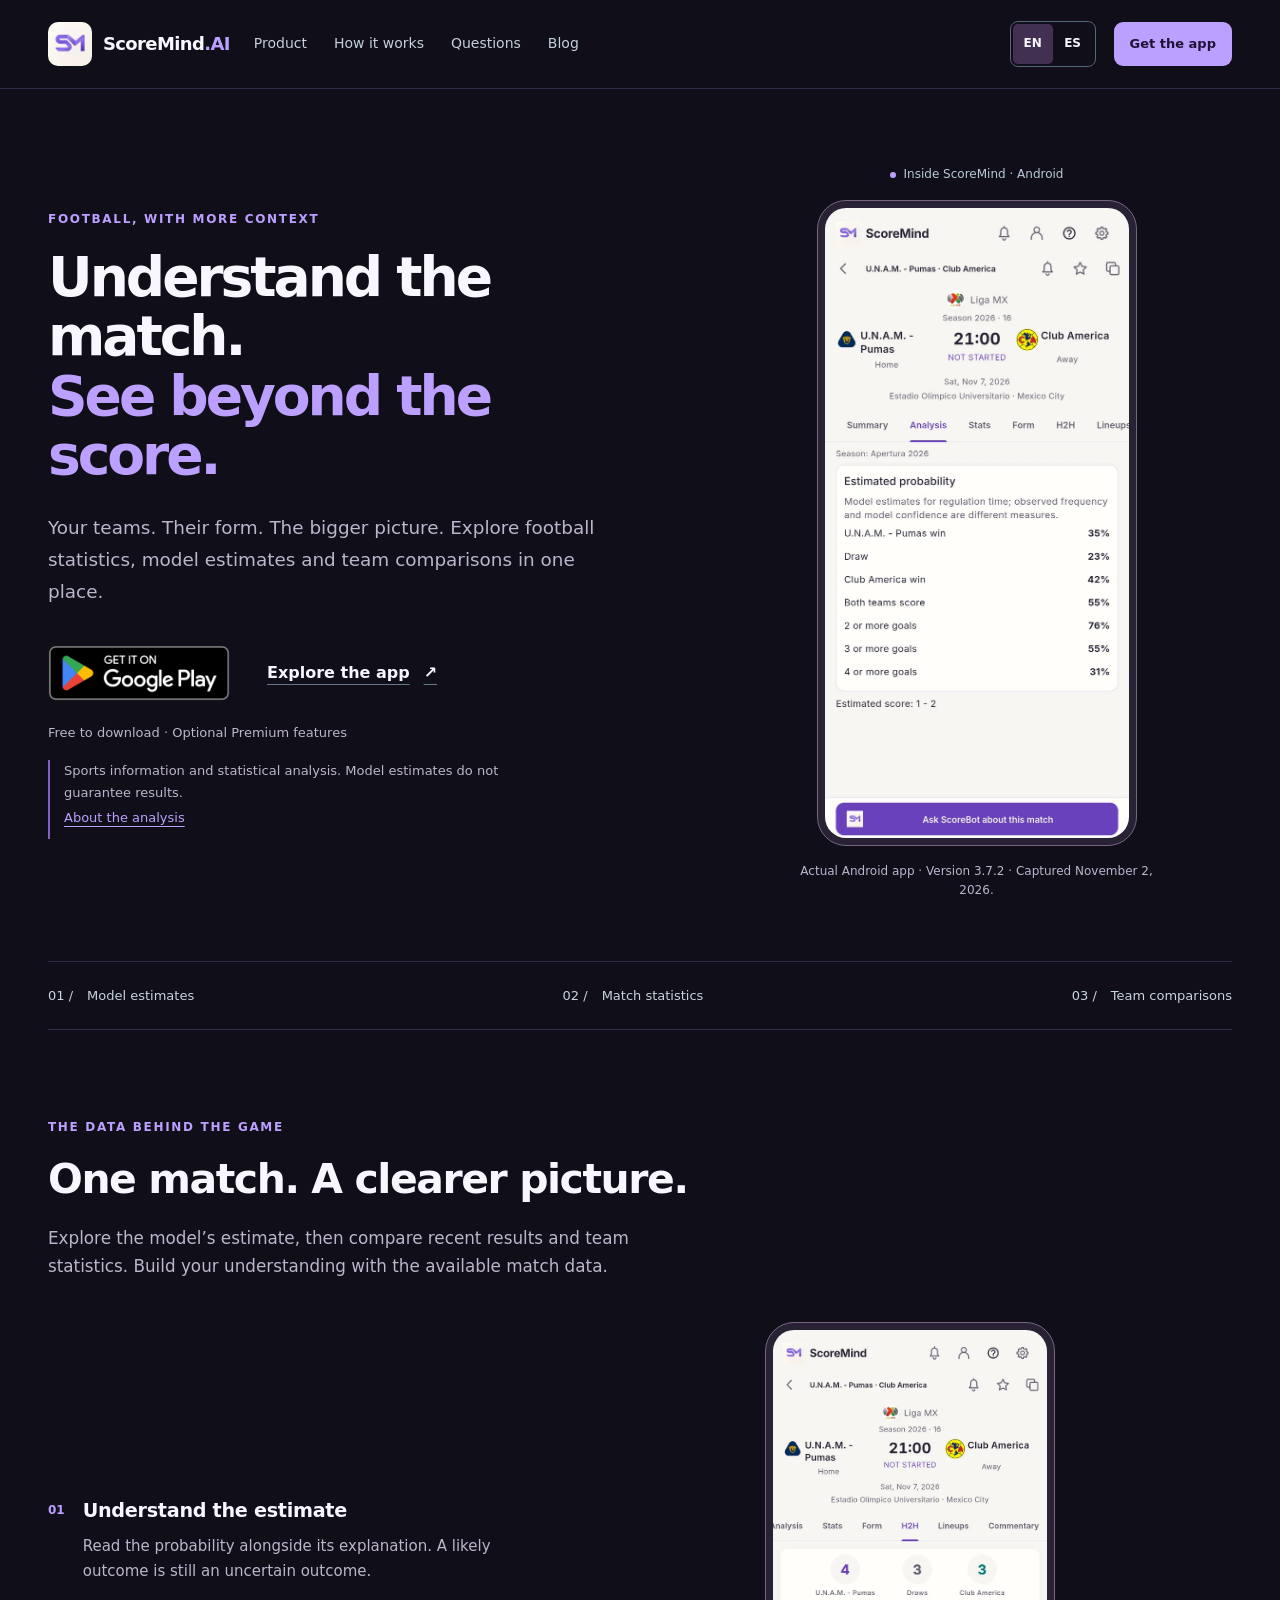
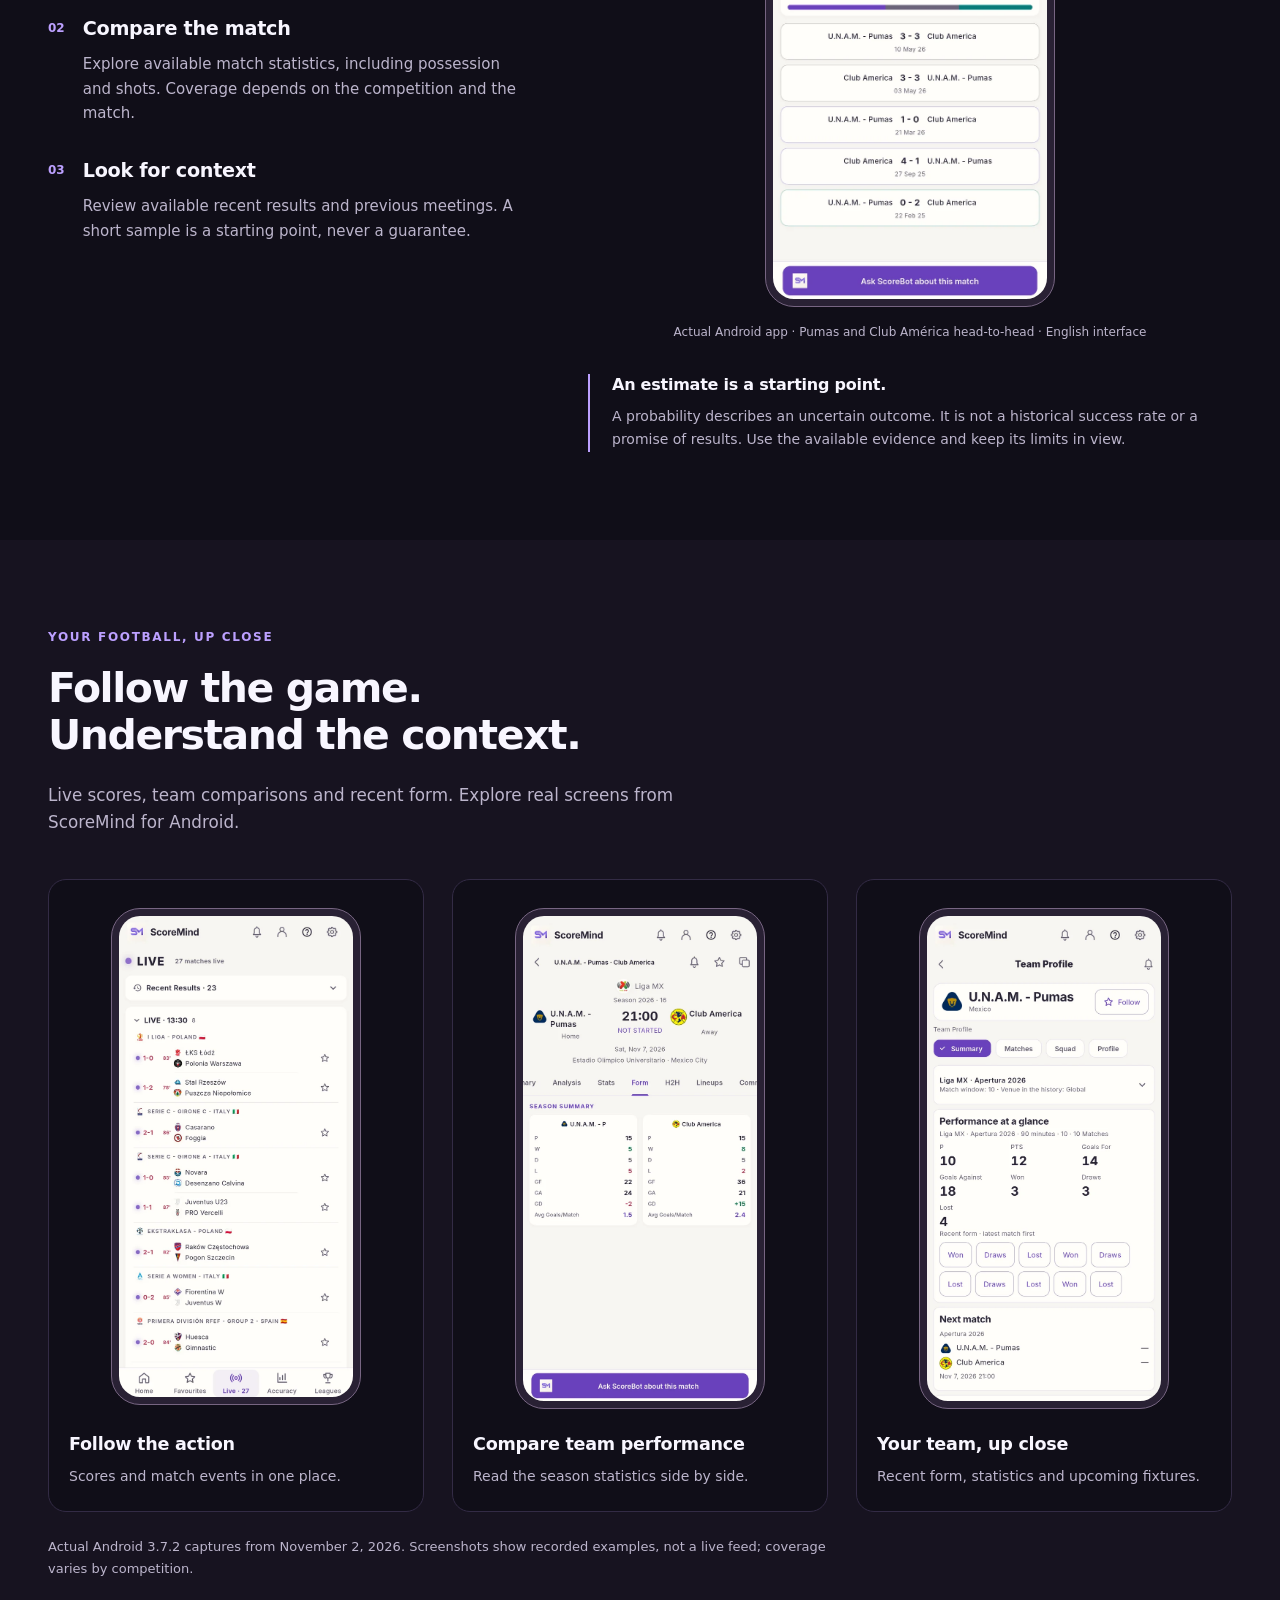
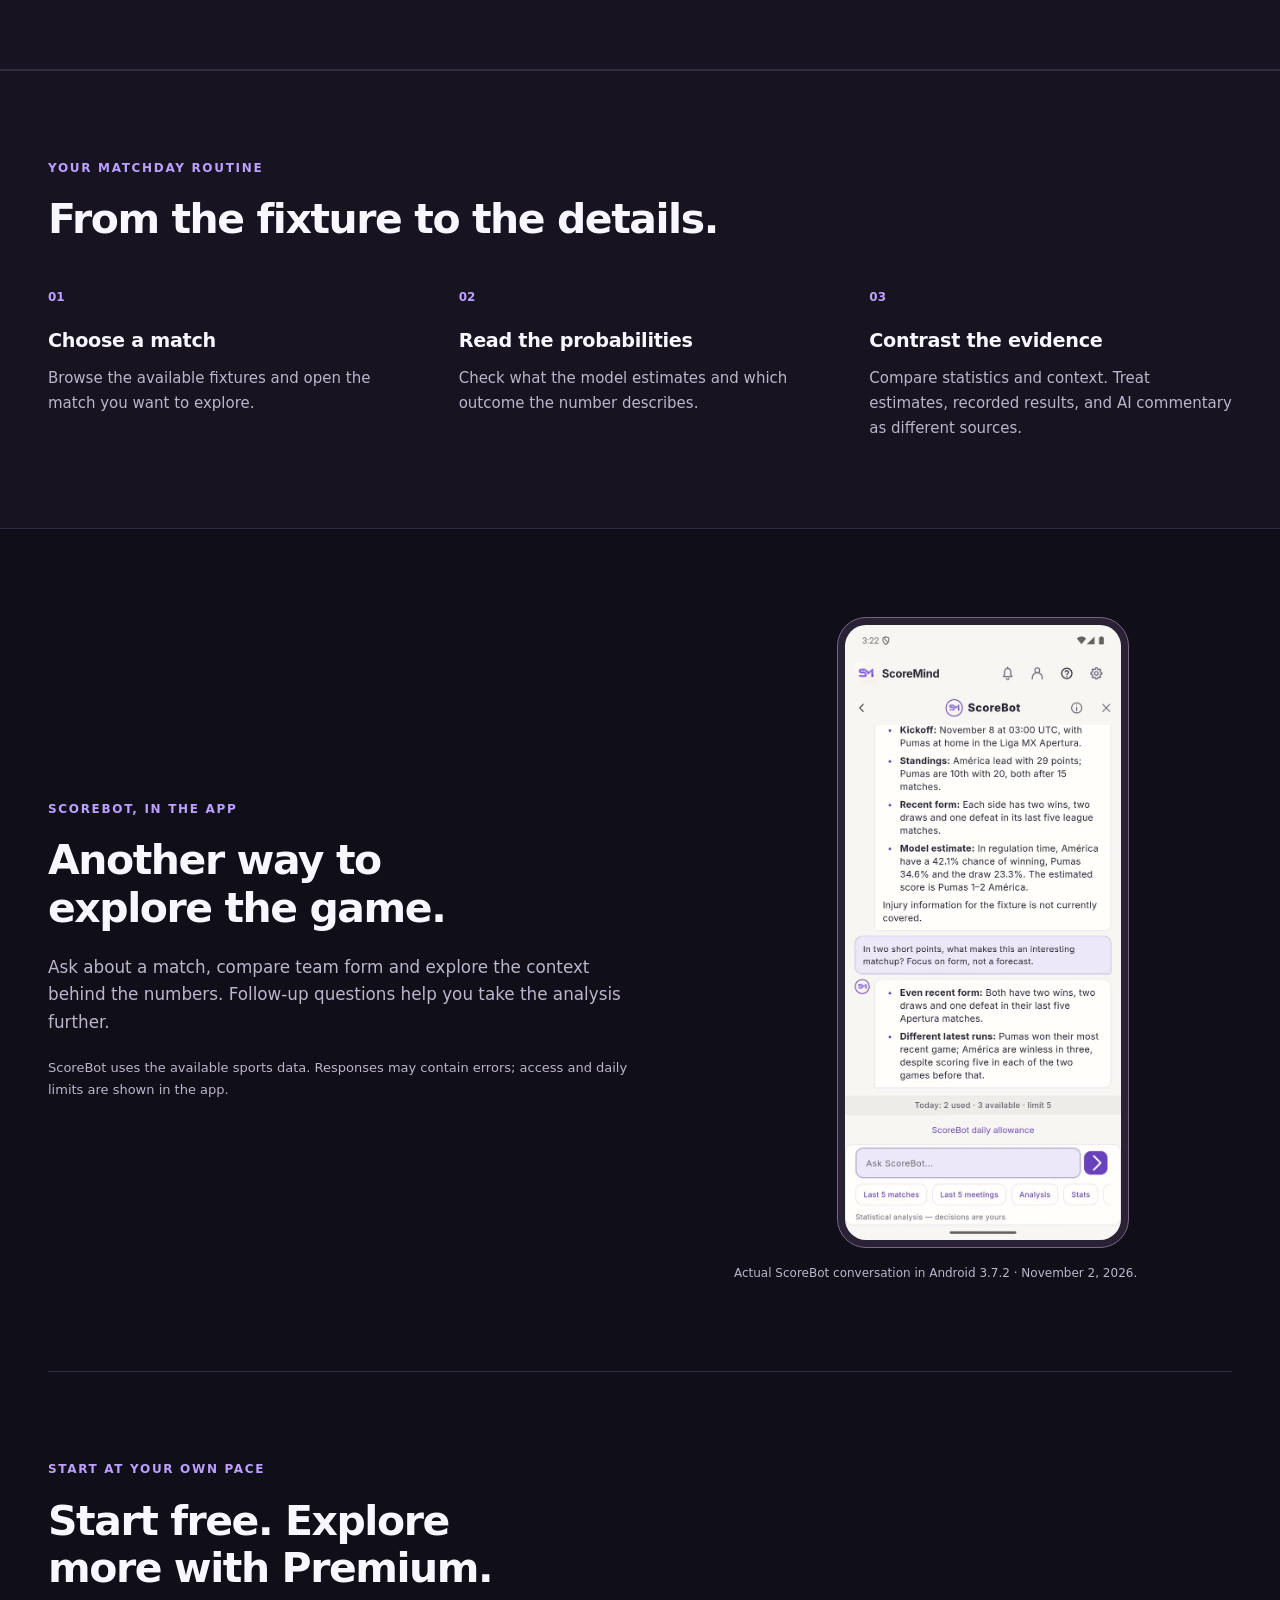
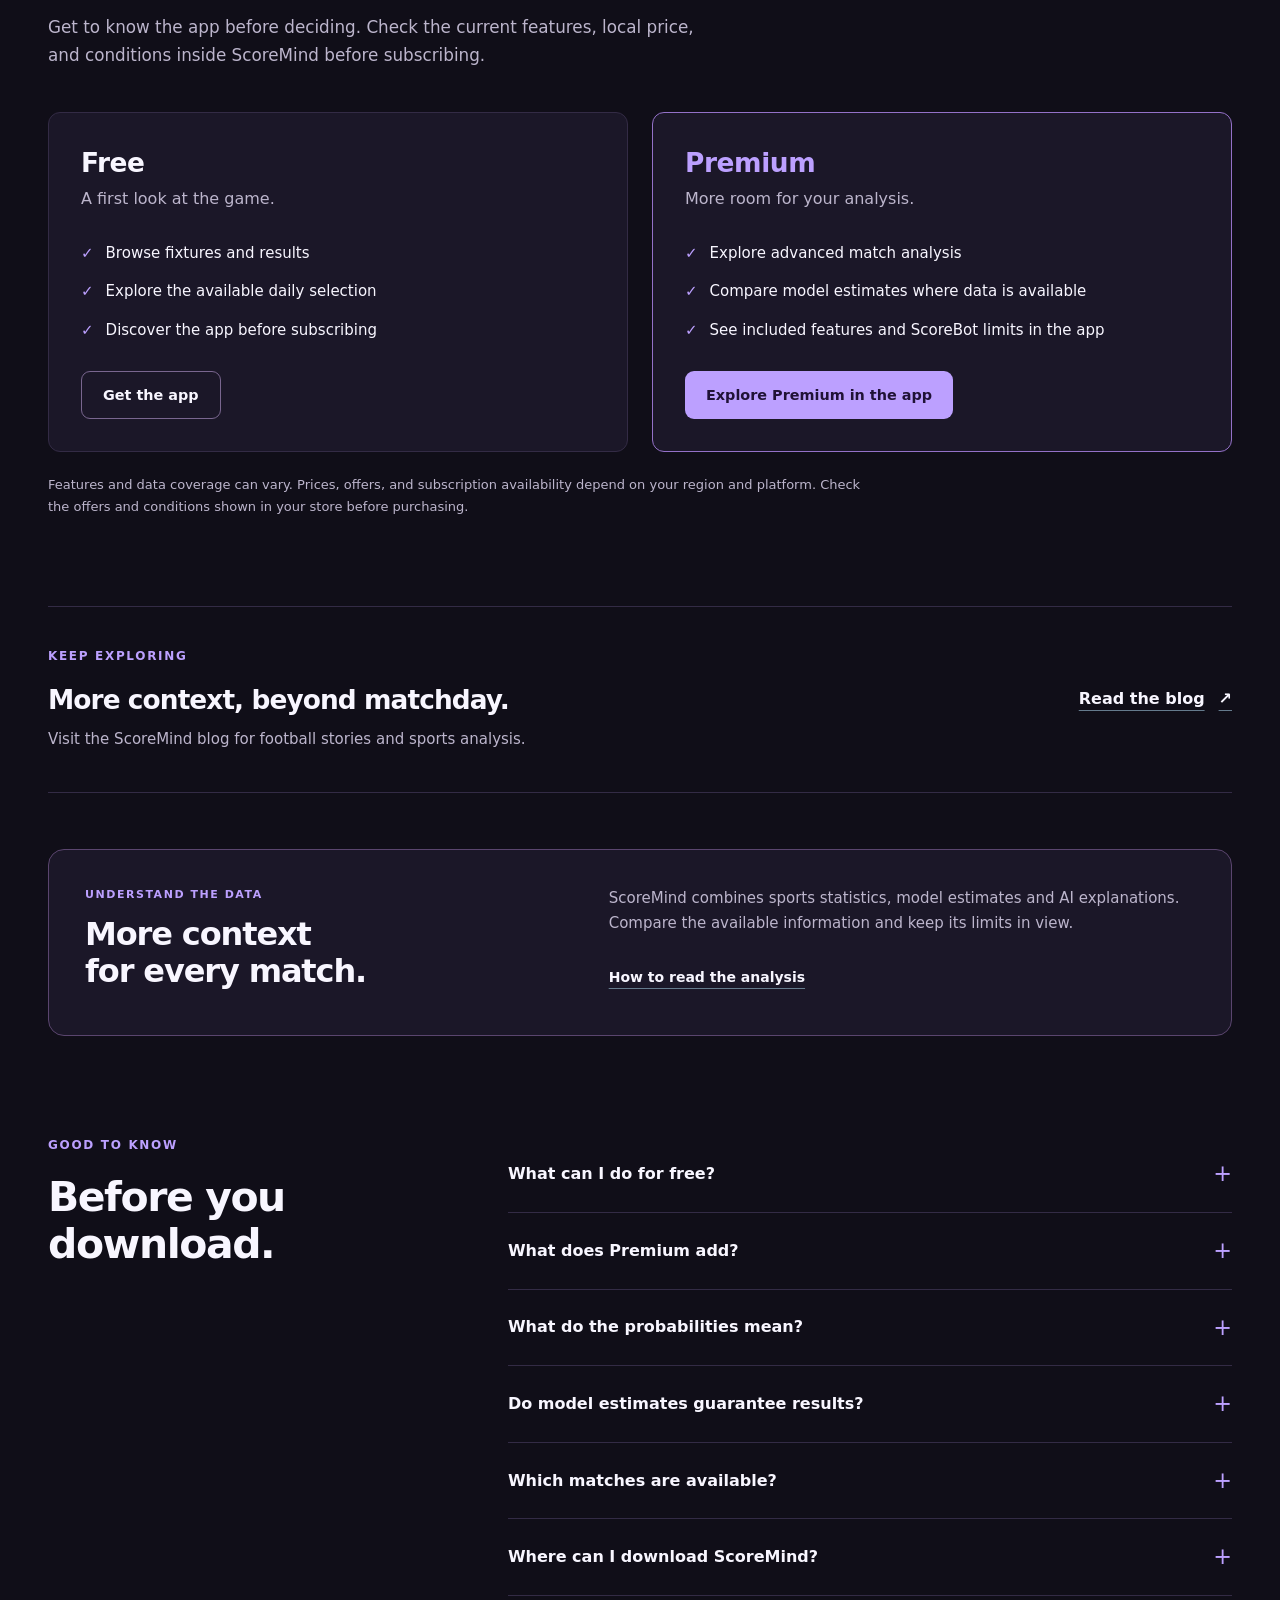
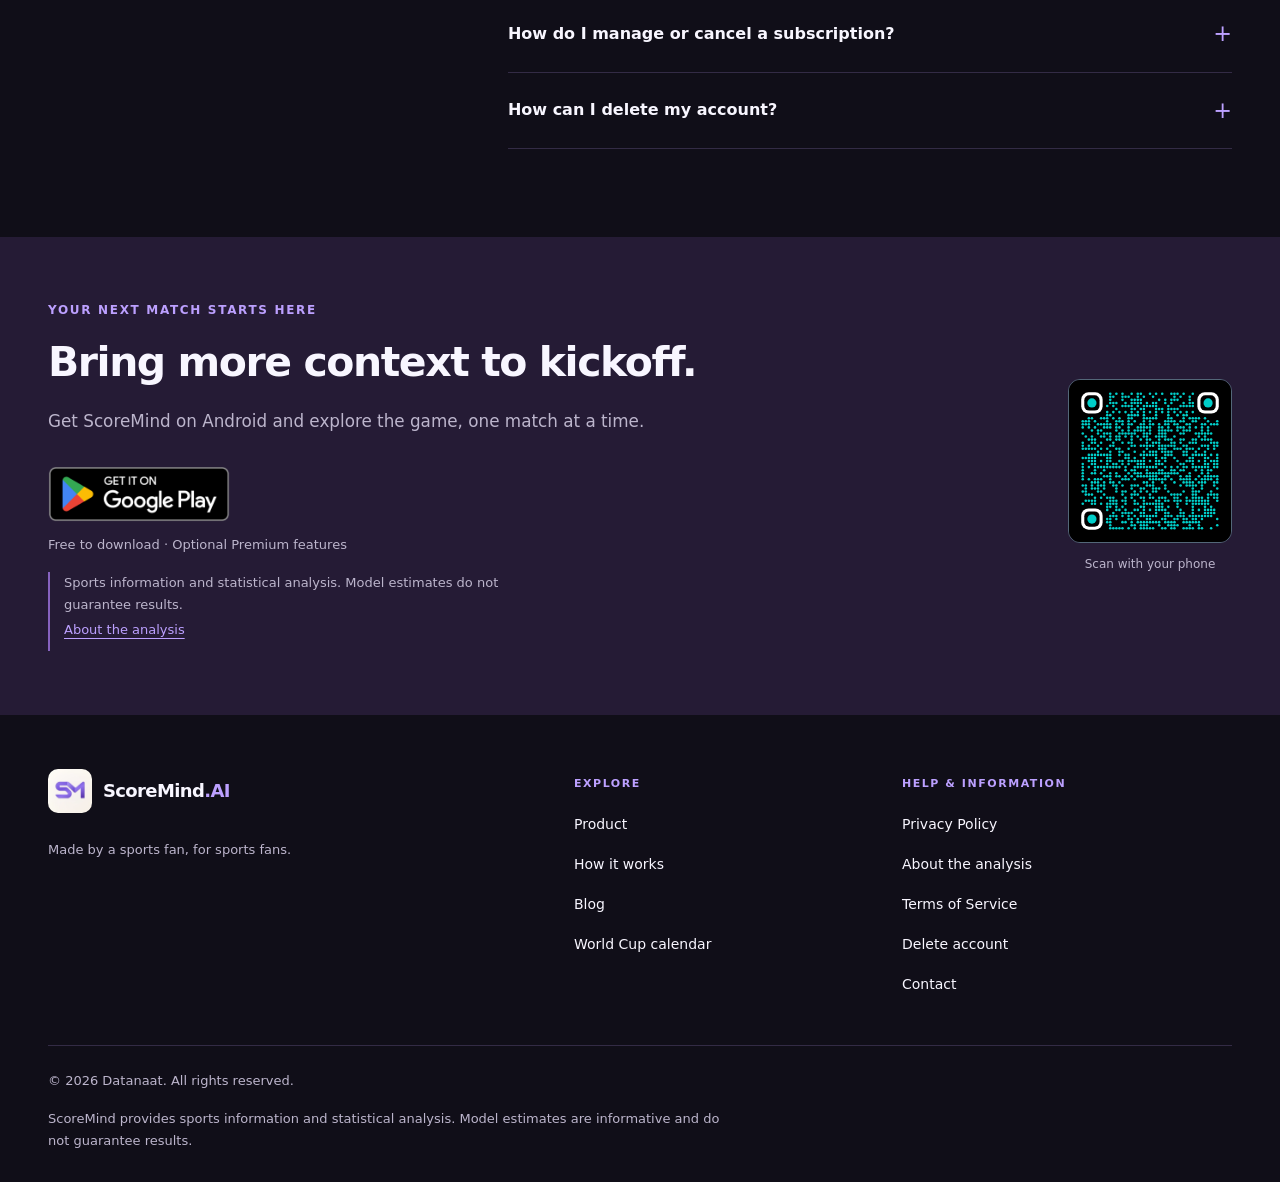
<file: index.html>
<!doctype html>
<html lang="en">
<head>
<link rel="stylesheet" href="/assets/marketing/home.css?v=20261102a"><script src="/assets/marketing/home.js?v=20261102a" fetchpriority="high" defer></script>
<meta charset="utf-8"><meta name="viewport" content="width=device-width, initial-scale=1">
  <!-- Google tag (gtag.js) -->
  <script async src="https://www.googletagmanager.com/gtag/js?id=G-HRE56GWJR3"></script>
  <script>
    window.dataLayer = window.dataLayer || [];
    function gtag(){dataLayer.push(arguments);}
    gtag('js', new Date());
    gtag('config', 'G-HRE56GWJR3');
  </script>

  <!-- Google Tag Manager -->
  <script>(function(w,d,s,l,i){w[l]=w[l]||[];w[l].push({'gtm.start':
  new Date().getTime(),event:'gtm.js'});var f=d.getElementsByTagName(s)[0],
  j=d.createElement(s),dl=l!='dataLayer'?'&l='+l:'';j.async=true;j.src=
  'https://www.googletagmanager.com/gtm.js?id='+i+dl;f.parentNode.insertBefore(j,f);
  })(window,document,'script','dataLayer','GTM-NVF7D37X');</script>
  <!-- End Google Tag Manager -->
<title>ScoreMind AI — Football scores, statistics &amp; match analysis</title><meta name="description" content="Explore football scores, statistics, team comparisons and AI match analysis with ScoreMind. Ask ScoreBot about the game. Free download with optional Premium features.">
<meta name="theme-color" content="#0b1421">
<link rel="canonical" href="https://scoremind.ai/">

<link rel="icon" type="image/png" sizes="32x32" href="/favicon-32x32.png">
<link rel="icon" type="image/png" sizes="16x16" href="/favicon-16x16.png">
<link rel="apple-touch-icon" sizes="180x180" href="/apple-touch-icon.png">
<link rel="manifest" href="/site.webmanifest">
<meta property="og:type" content="website"><meta property="og:url" content="https://scoremind.ai/"><meta property="og:title" content="ScoreMind AI — Football scores, statistics &amp; match analysis"><meta property="og:description" content="Explore football scores, statistics, team comparisons and AI match analysis with ScoreMind. Ask ScoreBot about the game. Free download with optional Premium features."><meta property="og:image" content="https://scoremind.ai/og-image.png"><meta property="og:image:width" content="1200"><meta property="og:image:height" content="630"><meta property="og:image:alt" content="ScoreMind AI">
<meta name="twitter:card" content="summary_large_image"><meta name="twitter:title" content="ScoreMind AI — Football scores, statistics &amp; match analysis"><meta name="twitter:description" content="Explore football scores, statistics, team comparisons and AI match analysis with ScoreMind. Ask ScoreBot about the game. Free download with optional Premium features."><meta name="twitter:image" content="https://scoremind.ai/og-image.png">


</head>
<body class="marketing-home">
<noscript><iframe src="https://www.googletagmanager.com/ns.html?id=GTM-NVF7D37X" height="0" width="0" style="display:none;visibility:hidden" title="Google Tag Manager"></iframe></noscript>
<a href="#main" class="skip-link" data-copy="skip">Skip to content</a>

<header class="site-header"><div class="wrap header-inner"><a class="brand" href="/" aria-label="ScoreMind AI"><img src="/assets/marketing/scoremind-mark.webp" width="48" height="48" alt=""><span>ScoreMind<span class="brand-ai">.AI</span></span></a>

<nav class="desktop-nav" aria-label="Main navigation" data-copy-aria="nav.label"><a href="#product"><span data-copy="nav.product">Product</span></a><a href="#how-it-works"><span data-copy="nav.how">How it works</span></a><a href="#questions"><span data-copy="nav.faq">Questions</span></a><a href="/blog/"><span data-copy="nav.blog">Blog</span></a></nav>

<div class="header-actions"><div class="language" role="group" aria-label="Language" data-copy-aria="lang.label" data-language-controls hidden><button type="button" data-language="en" aria-pressed="true">EN</button><button type="button" data-language="es" aria-pressed="false">ES</button></div><a href="#download" class="button button-small header-download"><span data-copy="nav.download">Get the app</span></a>
<details class="mobile-menu"><summary><span data-copy="nav.menu">Menu</span></summary>
<nav aria-label="Main navigation" data-copy-aria="nav.label"><a href="#product"><span data-copy="nav.product">Product</span></a><a href="#how-it-works"><span data-copy="nav.how">How it works</span></a><a href="#questions"><span data-copy="nav.faq">Questions</span></a><a href="/blog/">Blog</a><a href="#download"><span data-copy="nav.download">Get the app</span></a></nav>
</details>
</div></div></header>


<main id="main" tabindex="-1">

<section class="hero wrap"><div class="hero-copy"><p data-copy="hero.eyebrow" class="eyebrow">FOOTBALL, WITH MORE CONTEXT</p><h1><span data-copy="hero.title">Understand the match.</span> <span data-copy="hero.accent" class="accent">See beyond the score.</span></h1><p data-copy="hero.body" class="lead">Your teams. Their form. The bigger picture. Explore football statistics, model estimates and team comparisons in one place.</p><div class="hero-actions"><a class="store-link" href="https://play.google.com/store/apps/details?id=ai.scoremind.app"><img data-store-badge src="/assets/marketing/google-play-en.webp" width="240" height="93" alt="Get it on Google Play"></a><a class="text-link" href="#product"><span data-copy="hero.secondary">Explore the app</span> <span aria-hidden="true">↗</span></a></div><p data-copy="hero.note" class="fine">Free to download · Optional Premium features</p><div class="download-notice"><p class="fine" data-copy="notice.short">Sports information and statistical analysis. Model estimates do not guarantee results.</p><a class="notice-link" href="/responsible-use/" data-copy="responsible.link">About the analysis</a></div></div>

<figure class="hero-figure"><div class="screen-label"><span class="status-dot" aria-hidden="true"></span><span data-copy="hero.caption">Inside ScoreMind · Android</span></div><div class="phone"><div class="app-viewport"><img src="/assets/marketing/app-190-en-analysis.webp" data-app-screen="analysis" width="640" height="1425" alt="ScoreMind Android match analysis for Pumas and Club América, showing model-estimated probabilities. English interface." data-copy-alt="hero.alt" fetchpriority="high" decoding="async"></div></div><figcaption data-copy="hero.photo">Actual Android app · Version 3.7.2 · Captured November 2, 2026.</figcaption></figure>
</section>

<div class="signal-strip wrap"><span>01 / <span data-copy="strip.one">Model estimates</span></span><span>02 / <span data-copy="strip.two">Match statistics</span></span><span>03 / <span data-copy="strip.three">Team comparisons</span></span></div>

<section class="section wrap product" id="product"><div class="section-heading"><p data-copy="product.eyebrow" class="eyebrow">THE DATA BEHIND THE GAME</p><h2 data-copy="product.title">One match. A clearer picture.</h2><p data-copy="product.body" class="section-intro">Explore the model’s estimate, then compare recent results and team statistics. Build your understanding with the available match data.</p></div><div class="product-layout"><div class="product-list">
<article><span class="step-number">01</span><div><h3 data-copy="product.one.title">Understand the estimate</h3><p data-copy="product.one.body">Read the probability alongside its explanation. A likely outcome is still an uncertain outcome.</p></div></article>

<article><span class="step-number">02</span><div><h3 data-copy="product.two.title">Compare the match</h3><p data-copy="product.two.body">Explore available match statistics, including possession and shots. Coverage depends on the competition and the match.</p></div></article>

<article><span class="step-number">03</span><div><h3 data-copy="product.three.title">Look for context</h3><p data-copy="product.three.body">Review available recent results and previous meetings. A short sample is a starting point, never a guarantee.</p></div></article>
</div>
<figure class="detail-figure"><div class="phone"><div class="app-viewport"><img src="/assets/marketing/app-190-en-h2h.webp" data-app-screen="h2h" width="640" height="1425" loading="lazy" decoding="async" alt="Previous meetings between Pumas and Club América in ScoreMind for Android. English interface." data-copy-alt="product.alt"></div></div><figcaption data-copy="product.crop">Actual Android app · Pumas and Club América head-to-head · English interface</figcaption><div class="estimate-note"><h3 data-copy="perspective.title">An estimate is a starting point.</h3><p data-copy="perspective.body">A probability describes an uncertain outcome. It is not a historical success rate or a promise of results. Use the available evidence and keep its limits in view.</p></div></figure>
</div></section>


<section class="section gallery-section" id="inside"><div class="wrap"><div class="section-heading"><p class="eyebrow" data-copy="gallery.eyebrow">YOUR FOOTBALL, UP CLOSE</p><h2 data-copy="gallery.title">Follow the game. Understand the context.</h2><p class="section-intro" data-copy="gallery.body">Live scores, team comparisons and recent form. Explore real screens from ScoreMind for Android.</p></div><div class="screen-gallery"><figure class="screen-card"><div class="phone"><div class="app-viewport"><img class="capture-tall" src="/assets/marketing/app-190-en-live.webp" data-app-screen="live" width="640" height="1425" loading="lazy" decoding="async" alt="Live football scores and match events in ScoreMind for Android. English interface." data-copy-alt="gallery.table.alt"></div></div><figcaption><h3 data-copy="gallery.one">Follow the action</h3><p data-copy="gallery.one.body">Scores and match events in one place.</p></figcaption></figure><figure class="screen-card"><div class="phone"><div class="app-viewport"><img src="/assets/marketing/app-190-en-form.webp" data-app-screen="form" width="640" height="1425" loading="lazy" decoding="async" alt="Season performance comparison for Pumas and Club América in ScoreMind. English interface." data-copy-alt="gallery.form.alt"></div></div><figcaption><h3 data-copy="gallery.two">Compare team performance</h3><p data-copy="gallery.two.body">Read the season statistics side by side.</p></figcaption></figure><figure class="screen-card"><div class="phone"><div class="app-viewport"><img src="/assets/marketing/app-190-en-team.webp" data-app-screen="team" width="640" height="1425" loading="lazy" decoding="async" alt="Pumas team profile in ScoreMind for Android, with recent form and the next fixture. English interface." data-copy-alt="gallery.home.alt"></div></div><figcaption><h3 data-copy="gallery.three">Your team, up close</h3><p data-copy="gallery.three.body">Recent form, statistics and upcoming fixtures.</p></figcaption></figure></div><p class="fine gallery-note" data-copy="gallery.note">Actual Android 3.7.2 captures from November 2, 2026. Screenshots show recorded examples, not a live feed; coverage varies by competition.</p></div></section>
<section class="section how-section" id="how-it-works"><div class="wrap"><p data-copy="how.eyebrow" class="eyebrow">YOUR MATCHDAY ROUTINE</p><h2 data-copy="how.title">From the fixture to the details.</h2><ol class="steps">
<li><span class="step-number">01</span><h3 data-copy="how.one.title">Choose a match</h3><p data-copy="how.one.body">Browse the available fixtures and open the match you want to explore.</p></li>

<li><span class="step-number">02</span><h3 data-copy="how.two.title">Read the probabilities</h3><p data-copy="how.two.body">Check what the model estimates and which outcome the number describes.</p></li>

<li><span class="step-number">03</span><h3 data-copy="how.three.title">Contrast the evidence</h3><p data-copy="how.three.body">Compare statistics and context. Treat estimates, recorded results, and AI commentary as different sources.</p></li>
</ol></div></section>


<section class="section wrap bot-section"><div><p data-copy="bot.eyebrow" class="eyebrow">SCOREBOT, IN THE APP</p><h2 data-copy="bot.title">Another way to explore the game.</h2><p data-copy="bot.body" class="section-intro">Ask about a match, compare team form and explore the context behind the numbers. Follow-up questions help you take the analysis further.</p><p data-copy="bot.note" class="fine">ScoreBot uses the available sports data. Responses may contain errors; access and daily limits are shown in the app.</p></div><figure class="bot-capture"><div class="phone"><img src="/assets/marketing/app-190-en-scorebot.webp" data-app-screen="scorebot" width="640" height="1425" loading="lazy" decoding="async" alt="A real ScoreBot conversation about recent form for Pumas and Club América. English interface." data-copy-alt="bot.alt"></div><figcaption data-copy="bot.description">Actual ScoreBot conversation in Android 3.7.2 · November 2, 2026.</figcaption></figure></section>


<section class="section wrap" id="premium"><div class="section-heading"><p data-copy="plans.eyebrow" class="eyebrow">START AT YOUR OWN PACE</p><h2 data-copy="plans.title">Start free. Explore more with Premium.</h2><p data-copy="plans.body" class="section-intro">Get to know the app before deciding. Check the current features, local price, and conditions inside ScoreMind before subscribing.</p></div><div class="plan-grid">
<article class="plan plan-free"><h3 data-copy="plans.free">Free</h3><p data-copy="plans.free.subtitle">A first look at the game.</p><ul>
<li><span aria-hidden="true">✓</span><span data-copy="plans.free.one">Browse fixtures and results</span></li>

<li><span aria-hidden="true">✓</span><span data-copy="plans.free.two">Explore the available daily selection</span></li>

<li><span aria-hidden="true">✓</span><span data-copy="plans.free.three">Discover the app before subscribing</span></li>
</ul><a href="https://play.google.com/store/apps/details?id=ai.scoremind.app" class="button button-outline"><span data-copy="nav.download">Get the app</span></a></article>

<article class="plan plan-premium"><h3 data-copy="plans.premium">Premium</h3><p data-copy="plans.premium.subtitle">More room for your analysis.</p><ul>
<li><span aria-hidden="true">✓</span><span data-copy="plans.premium.one">Explore advanced match analysis</span></li>

<li><span aria-hidden="true">✓</span><span data-copy="plans.premium.two">Compare model estimates where data is available</span></li>

<li><span aria-hidden="true">✓</span><span data-copy="plans.premium.three">See included features and ScoreBot limits in the app</span></li>
</ul><a href="https://play.google.com/store/apps/details?id=ai.scoremind.app" class="button"><span data-copy="plans.cta">Explore Premium in the app</span></a></article>
</div><p data-copy="plans.note" class="fine plans-note">Features and data coverage can vary. Prices, offers, and subscription availability depend on your region and platform. Check the offers and conditions shown in your store before purchasing.</p></section>


<section class="blog-section wrap"><div><p data-copy="blog.eyebrow" class="eyebrow">KEEP EXPLORING</p><h2 data-copy="blog.title">More context, beyond matchday.</h2><p data-copy="blog.body">Visit the ScoreMind blog for football stories and sports analysis.</p></div><a href="/blog/" class="text-link"><span data-copy="blog.cta">Read the blog</span> <span aria-hidden="true">↗</span></a></section>


<section class="section wrap responsible-section" id="responsible"><div class="responsible-card"><div><p class="eyebrow" data-copy="responsible.eyebrow">UNDERSTAND THE DATA</p><h2 data-copy="responsible.title">More context for every match.</h2></div><div><p data-copy="responsible.body">ScoreMind combines sports statistics, model estimates and AI explanations. Compare the available information and keep its limits in view.</p><div class="responsible-actions"><a class="text-link" href="/responsible-use/" data-copy="responsible.cta">How to read the analysis</a></div></div></div></section>
<section class="section wrap faq" id="questions"><div><p data-copy="faq.eyebrow" class="eyebrow">GOOD TO KNOW</p><h2 data-copy="faq.title">Before you download.</h2></div><div class="faq-list">
<details><summary><span data-copy="faq.q1">What can I do for free?</span><span aria-hidden="true" class="plus">+</span></summary><div><p data-copy="faq.a1">Download the app, explore fixtures and results, and view the available daily selection. The app shows which features require Premium.</p></div></details>

<details><summary><span data-copy="faq.q2">What does Premium add?</span><span aria-hidden="true" class="plus">+</span></summary><div><p data-copy="faq.a2">Premium adds advanced match analysis and ScoreBot features. Review the current benefits, daily message allowance and any additional balance in the app before purchasing.</p></div></details>

<details><summary><span data-copy="faq.q3">What do the probabilities mean?</span><span aria-hidden="true" class="plus">+</span></summary><div><p data-copy="faq.a3">They are estimates from the model for a stated match outcome. They are not guarantees or verified historical success rates.</p></div></details>

<details><summary><span data-copy="faq.q4">Do model estimates guarantee results?</span><span aria-hidden="true" class="plus">+</span></summary><div><p data-copy="faq.a4">No. Sport is uncertain. Model estimates and AI commentary may be wrong; available data can also be incomplete or delayed.</p></div></details>

<details><summary><span data-copy="faq.q5">Which matches are available?</span><span aria-hidden="true" class="plus">+</span></summary><div><p data-copy="faq.a5">Browse the current fixture list in the app. Competitions, statistics, and analysis vary with data coverage. Check the current options inside ScoreMind.</p></div></details>

<details><summary><span data-copy="faq.q6">Where can I download ScoreMind?</span><span aria-hidden="true" class="plus">+</span></summary><div><p data-copy="faq.a6">Use the Google Play buttons on this page to open ScoreMind for Android. Availability is shown by Google Play for your device and region.</p></div></details>

<details><summary><span data-copy="faq.q7">How do I manage or cancel a subscription?</span><span aria-hidden="true" class="plus">+</span></summary><div><p data-copy="faq.a7">Manage your subscription through the platform where you purchased it. For Google Play purchases, use Payments &amp; subscriptions in Google Play. Check your plan’s renewal conditions there.</p></div></details>

<details><summary><span data-copy="faq.q8">How can I delete my account?</span><span aria-hidden="true" class="plus">+</span></summary><div><p data-copy="faq.a8">Open the account deletion page and follow its verification steps. Deleting an account is separate from managing a subscription; check the platform where you purchased it.</p><a class="text-link" href="/delete-account/"><span data-copy="faq.delete">Open account deletion</span></a></div></details>
</div></section>


<section class="download-section" id="download"><div class="wrap download-grid"><div><p data-copy="download.eyebrow" class="eyebrow">YOUR NEXT MATCH STARTS HERE</p><h2 data-copy="download.title">Bring more context to kickoff.</h2><p data-copy="download.body" class="section-intro">Get ScoreMind on Android and explore the game, one match at a time.</p><a class="store-link" href="https://play.google.com/store/apps/details?id=ai.scoremind.app"><img data-store-badge src="/assets/marketing/google-play-en.webp" width="240" height="93" alt="Get it on Google Play"></a><p data-copy="download.note" class="fine">Free to download · Optional Premium features</p><div class="download-notice"><p class="fine" data-copy="notice.short">Sports information and statistical analysis. Model estimates do not guarantee results.</p><a class="notice-link" href="/responsible-use/" data-copy="responsible.link">About the analysis</a></div></div>
<figure class="qr"><a href="https://play.google.com/store/apps/details?id=ai.scoremind.app"><img src="/assets/qr/google-play.svg" width="164" height="164" alt="Scan to open ScoreMind on Google Play" data-copy-alt="qr.alt" loading="lazy"></a><figcaption data-copy="download.qr">Scan with your phone</figcaption></figure>
</div></section>

</main>


<footer class="site-footer"><div class="wrap"><div class="footer-grid"><div><a class="brand" href="/" aria-label="ScoreMind AI"><img src="/assets/marketing/scoremind-mark.webp" width="48" height="48" alt=""><span>ScoreMind<span class="brand-ai">.AI</span></span></a><p data-copy="footer.tagline" class="fine">Made by a sports fan, for sports fans.</p></div>
<nav aria-label="Explore" data-copy-aria="footer.product"><p data-copy="footer.product" class="eyebrow">Explore</p><a href="#product"><span data-copy="nav.product">Product</span></a><a href="#how-it-works"><span data-copy="nav.how">How it works</span></a><a href="/blog/">Blog</a><a href="/cal/?manual=1"><span data-copy="footer.calendar">World Cup calendar</span></a></nav>

<nav aria-label="Help and information" data-copy-aria="footer.support"><p data-copy="footer.support" class="eyebrow">Help &amp; information</p><a href="/privacy/"><span data-copy="footer.privacy">Privacy Policy</span></a><a href="/responsible-use/"><span data-copy="responsible.link">About the analysis</span></a><a href="/terms/"><span data-copy="footer.terms">Terms of Service</span></a><a href="/delete-account/"><span data-copy="footer.delete">Delete account</span></a><a href="mailto:info@datanaat.com"><span data-copy="footer.contact">Contact</span></a></nav>
</div><div class="footer-bottom"><p data-copy="footer.copyright">© 2026 Datanaat. All rights reserved.</p></div><p data-copy="footer.disclaimer" class="fine">ScoreMind provides sports information and statistical analysis. Model estimates are informative and do not guarantee results.</p></div></footer>

</body></html>
</file>
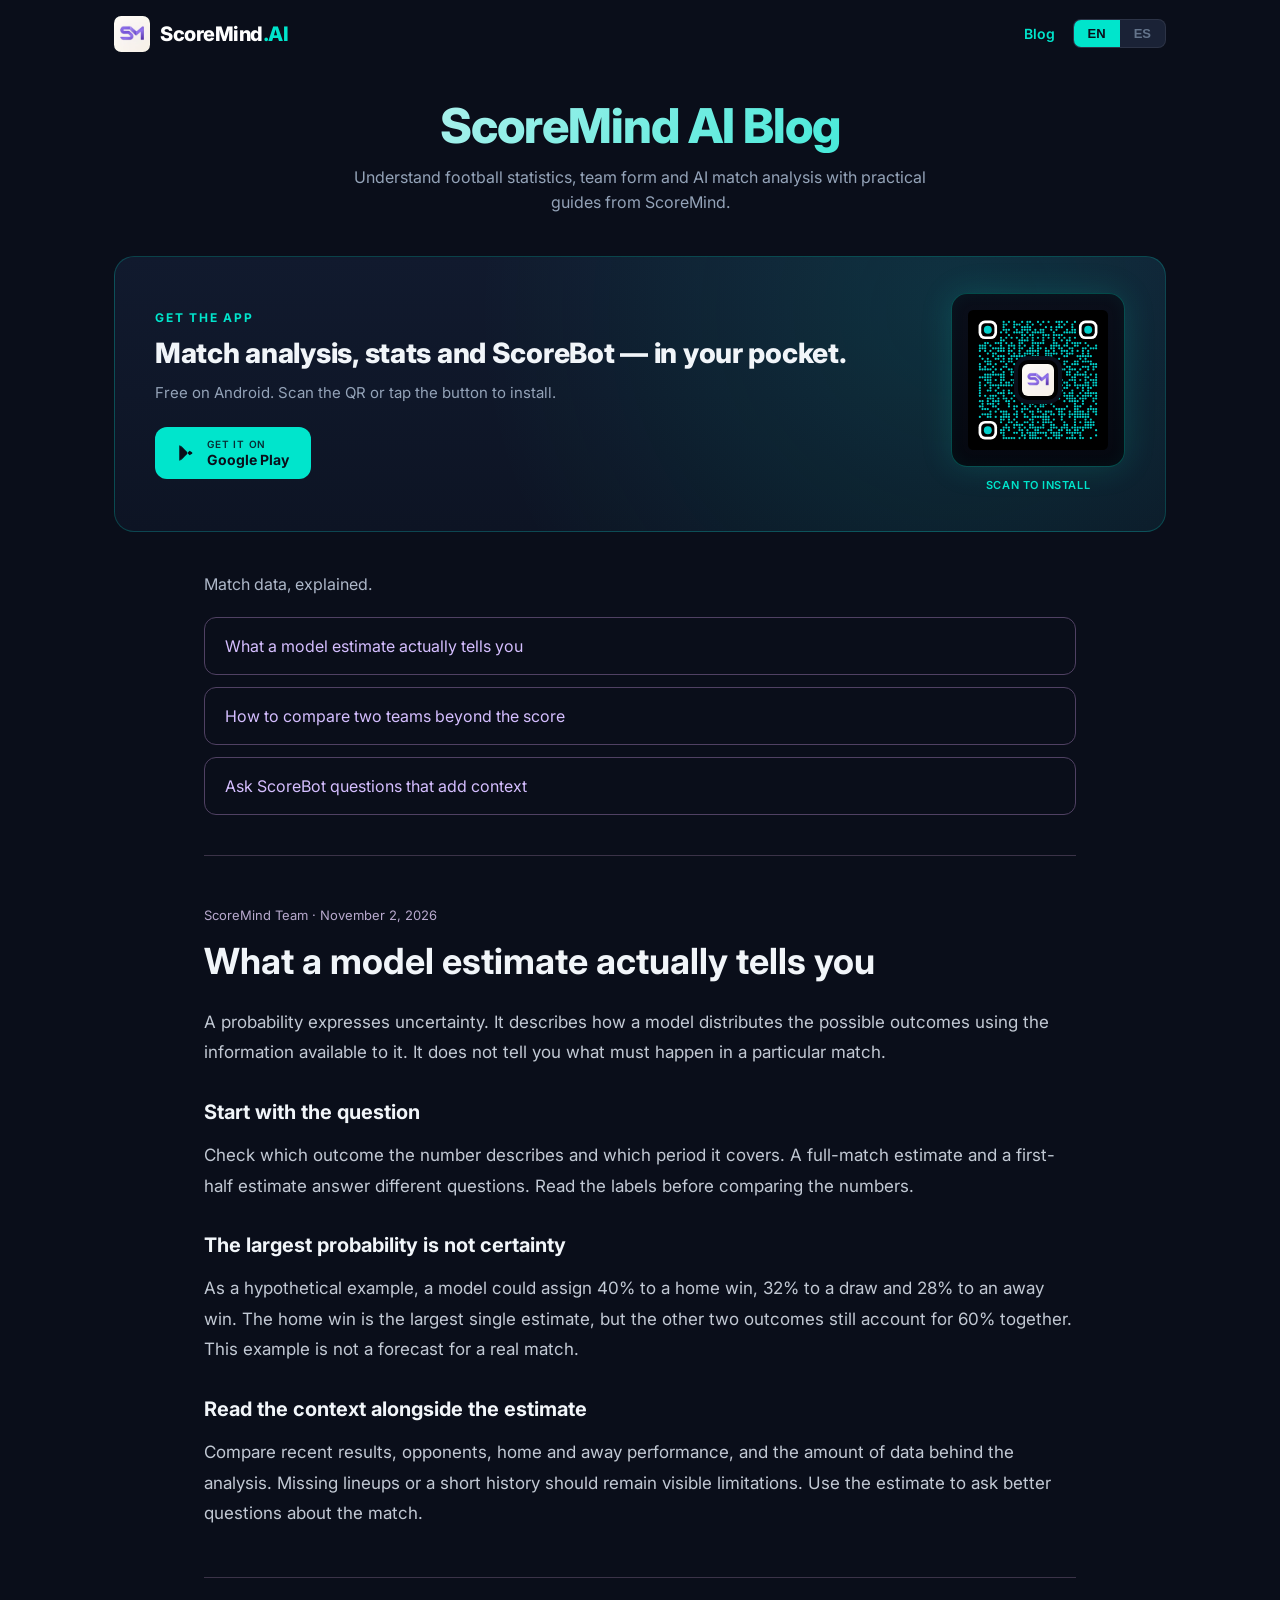
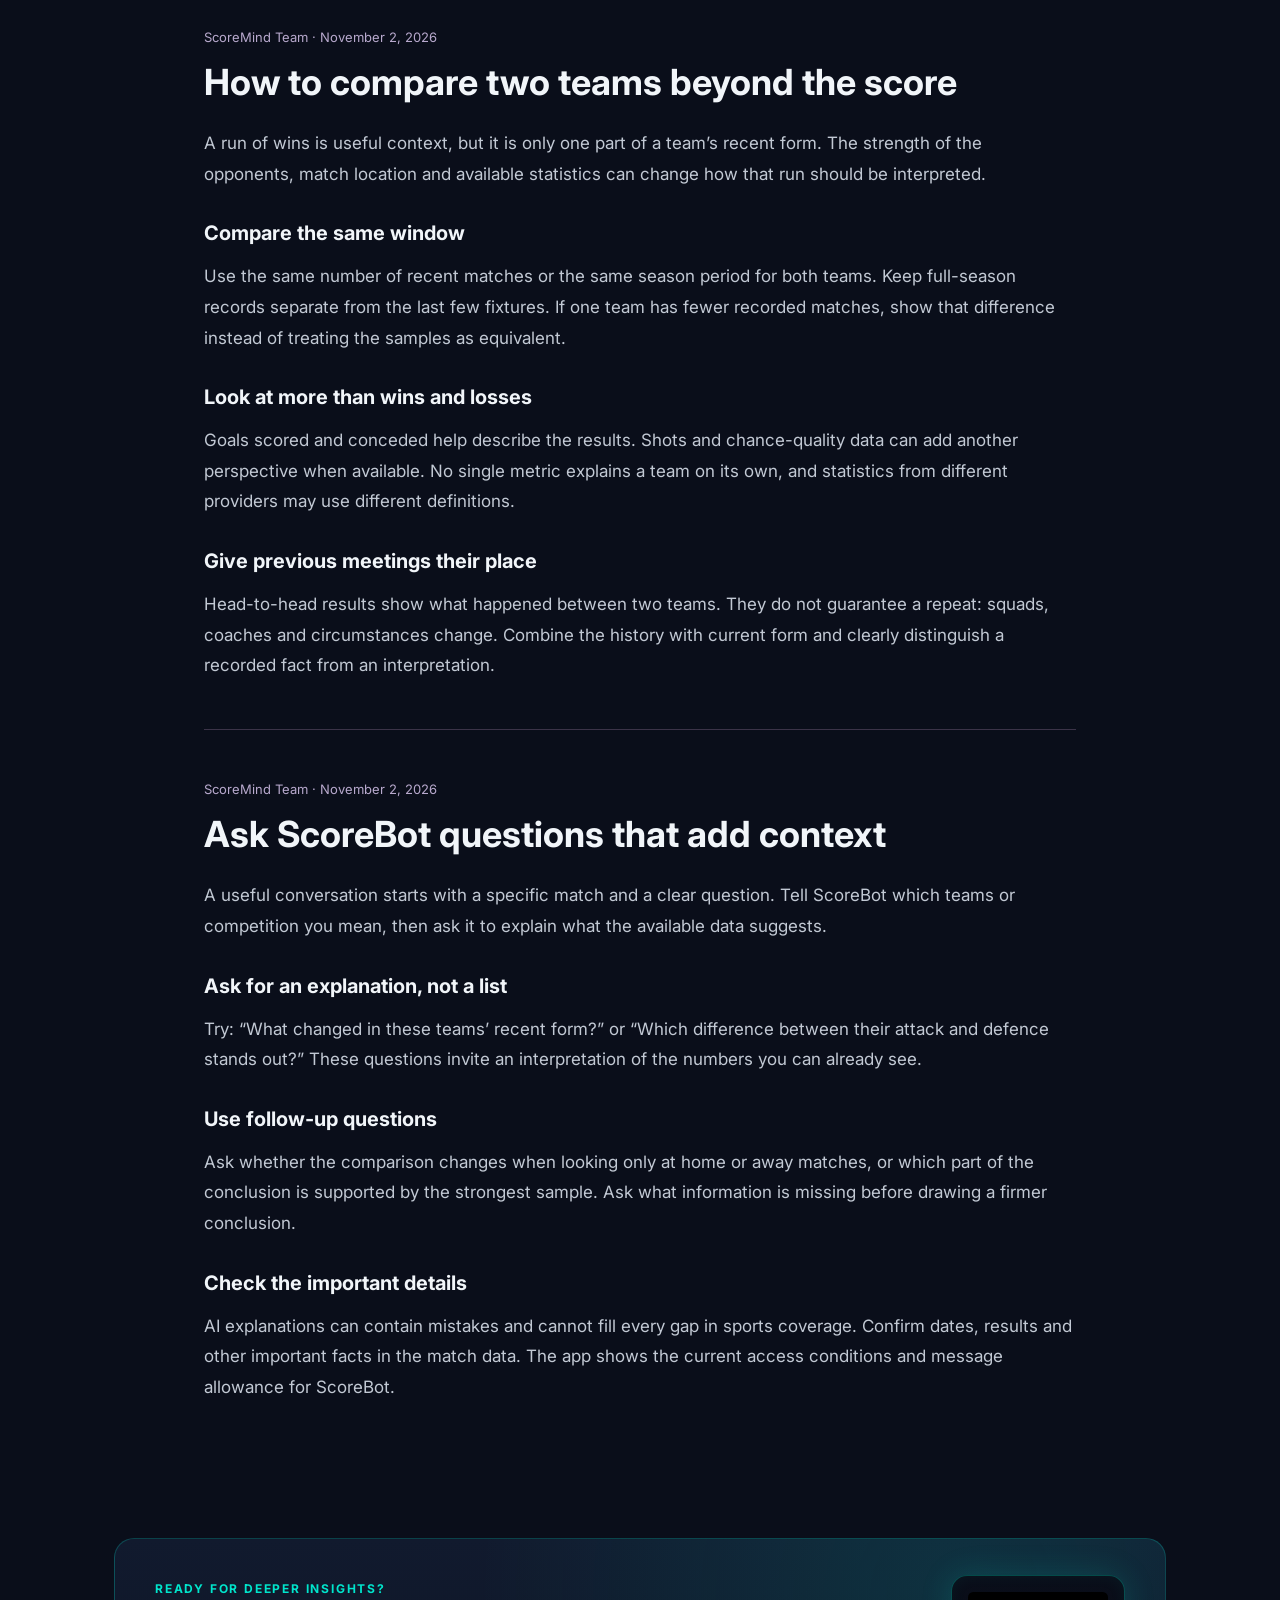
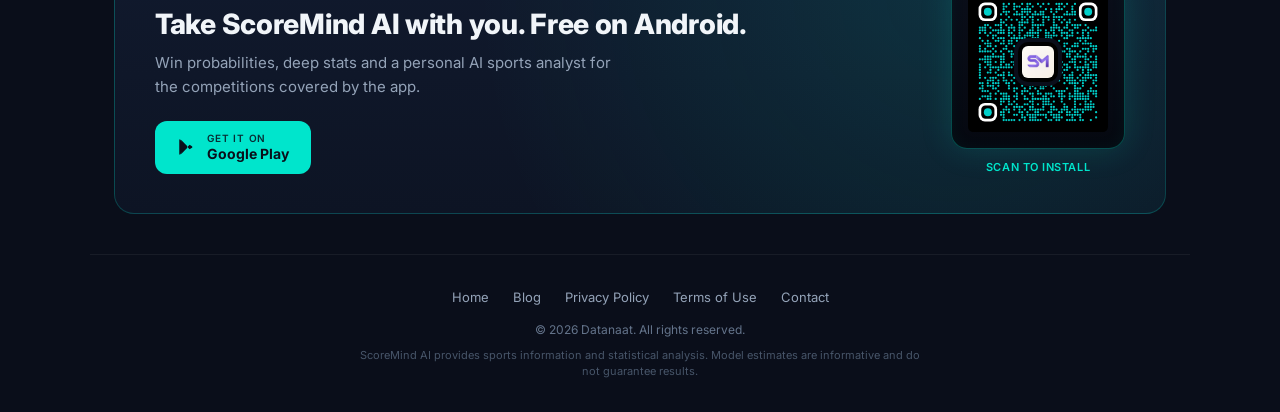
<file: blog/index.html>
<!DOCTYPE html>
<html lang="en">
<head>
  <!-- Google tag (gtag.js) -->
  <script async src="https://www.googletagmanager.com/gtag/js?id=G-HRE56GWJR3"></script>
  <script>
    window.dataLayer = window.dataLayer || [];
    function gtag(){dataLayer.push(arguments);}
    gtag('js', new Date());
    gtag('config', 'G-HRE56GWJR3');
  </script>

  <meta charset="UTF-8">
  <meta name="viewport" content="width=device-width, initial-scale=1.0">
  <meta name="theme-color" content="#0a0e1a">
  <title>Blog — ScoreMind AI · Football Analysis & Stats</title>

  <!-- Google Tag Manager -->
  <script>(function(w,d,s,l,i){w[l]=w[l]||[];w[l].push({'gtm.start':
  new Date().getTime(),event:'gtm.js'});var f=d.getElementsByTagName(s)[0],
  j=d.createElement(s),dl=l!='dataLayer'?'&l='+l:'';j.async=true;j.src=
  'https://www.googletagmanager.com/gtm.js?id='+i+dl;f.parentNode.insertBefore(j,f);
  })(window,document,'script','dataLayer','GTM-NVF7D37X');</script>
  <!-- End Google Tag Manager -->

  <meta name="description" content="The ScoreMind AI blog — AI-powered football analysis, deep stats, league previews, and ScoreBot insights across the competitions covered by the app.">
  <meta name="keywords" content="football analysis, soccer analysis, AI match analysis, match analysis, football stats, ScoreMind AI">

  <link rel="canonical" href="https://scoremind.ai/blog">
  <link rel="icon" type="image/png" sizes="32x32" href="/favicon-32x32.png">
  <link rel="icon" type="image/png" sizes="16x16" href="/favicon-16x16.png">
  <link rel="apple-touch-icon" sizes="180x180" href="/apple-touch-icon.png">
  <link rel="manifest" href="/site.webmanifest">
  <link rel="preconnect" href="https://fonts.googleapis.com">
  <link rel="preconnect" href="https://fonts.gstatic.com" crossorigin>
  <link href="https://fonts.googleapis.com/css2?family=Inter:wght@400;500;600;700;800;900&display=swap" rel="stylesheet">

  <!-- Open Graph -->
  <meta property="og:title" content="ScoreMind AI Blog — Football Scores, Stats & Analysis">
  <meta property="og:description" content="AI-powered football analysis, deep stats, league previews and ScoreBot insights across the competitions covered by the app.">
  <meta property="og:image" content="https://scoremind.ai/og-image.png">
  <meta property="og:url" content="https://scoremind.ai/blog">
  <meta property="og:type" content="website">
  <meta property="og:site_name" content="ScoreMind AI">

  <meta name="twitter:card" content="summary_large_image">
  <meta name="twitter:title" content="ScoreMind AI Blog — Football Scores, Stats & Analysis">
  <meta name="twitter:description" content="AI-powered football analysis, deep stats and analysis across the competitions covered by the app.">
  <meta name="twitter:image" content="https://scoremind.ai/og-image.png">

  <style>
    *, *::before, *::after { margin: 0; padding: 0; box-sizing: border-box; }
    html { scroll-behavior: smooth; }
    body {
      font-family: 'Inter', -apple-system, BlinkMacSystemFont, 'Segoe UI', Roboto, 'Helvetica Neue', Arial, sans-serif;
      background: #0a0e1a;
      color: #f1f5f9;
      line-height: 1.6;
      min-height: 100vh;
      -webkit-font-smoothing: antialiased;
      text-rendering: optimizeLegibility;
    }
    a { color: #00e5cc; text-decoration: none; transition: opacity 0.2s; }
    a:hover { opacity: 0.85; }
    img { display: block; max-width: 100%; }

    /* Nav — privacy/terms style, with lang toggle */
    .nav {
      display: flex; align-items: center; justify-content: space-between;
      padding: 16px 24px; max-width: 1100px; margin: 0 auto; gap: 16px;
    }
    .nav-logo { display: flex; align-items: center; gap: 10px; text-decoration: none; }
    .nav-logo img { width: 36px; height: 36px; border-radius: 20%; }
    .nav-logo span { font-size: 20px; font-weight: 800; color: #fff; letter-spacing: -0.5px; }
    .nav-logo .ai { color: #00e5cc; }
    .nav-right { display: flex; align-items: center; gap: 14px; }
    .nav-link {
      font-size: 14px; font-weight: 600; color: #cbd5e1;
      padding: 6px 4px; transition: color 0.2s;
    }
    .nav-link:hover { color: #00e5cc; opacity: 1; }
    .nav-link.active { color: #00e5cc; }
    .lang-toggle {
      display: flex;
      background: #1a2236;
      border-radius: 8px;
      overflow: hidden;
      border: 1px solid rgba(255,255,255,0.08);
    }
    .lang-btn {
      padding: 6px 14px;
      font-size: 13px;
      font-weight: 600;
      cursor: pointer;
      border: none;
      background: transparent;
      color: #64748b;
      transition: all 0.2s;
    }
    .lang-btn.active {
      background: #00e5cc;
      color: #0a0e1a;
    }

    /* Page intro */
    .page-intro {
      max-width: 1100px; margin: 0 auto; padding: 32px 24px 0;
      text-align: center;
    }
    .page-intro h1 {
      font-size: clamp(32px, 5vw, 48px);
      font-weight: 800;
      letter-spacing: -0.02em;
      line-height: 1.1;
      background: linear-gradient(135deg, #f1f5f9, #00e5cc);
      -webkit-background-clip: text;
      -webkit-text-fill-color: transparent;
      background-clip: text;
      margin-bottom: 12px;
    }
    .page-intro p {
      font-size: 16px;
      color: #94a3b8;
      max-width: 620px;
      margin: 0 auto;
    }

    /* Download CTA banner — top & bottom */
    .cta-banner {
      max-width: 1100px;
      margin: 40px auto;
      padding: 0 24px;
    }
    .cta-banner-inner {
      position: relative;
      background:
        radial-gradient(circle at 80% 20%, rgba(0, 229, 204, 0.12), transparent 55%),
        linear-gradient(180deg, #111a2e, #0d1424);
      border: 1px solid rgba(0, 229, 204, 0.22);
      border-radius: 20px;
      padding: 36px 40px;
      display: grid;
      grid-template-columns: 1fr auto;
      align-items: center;
      gap: 40px;
      overflow: hidden;
    }
    .cta-copy {
      display: flex;
      flex-direction: column;
      gap: 10px;
    }
    .cta-eyebrow {
      font-size: 12px;
      font-weight: 700;
      letter-spacing: 0.15em;
      color: #00e5cc;
      text-transform: uppercase;
    }
    .cta-headline {
      font-size: clamp(22px, 2.6vw, 28px);
      font-weight: 800;
      letter-spacing: -0.01em;
      color: #f1f5f9;
      line-height: 1.2;
    }
    .cta-sub {
      font-size: 15px;
      color: #94a3b8;
      max-width: 460px;
    }
    .cta-buttons {
      display: flex;
      gap: 12px;
      margin-top: 12px;
      flex-wrap: wrap;
    }

    /* Reuse store button styling from index.html, adapted to blog palette */
    .btn {
      display: inline-flex;
      align-items: center;
      gap: 12px;
      padding: 12px 22px;
      border-radius: 12px;
      font-size: 14px;
      font-weight: 600;
      cursor: pointer;
      transition: all 0.2s ease;
      border: 0;
      text-decoration: none;
    }
    .btn-primary {
      background: #00e5cc;
      color: #0a0e1a;
    }
    .btn-primary:hover {
      transform: translateY(-1px);
      box-shadow: 0 8px 24px rgba(0, 229, 204, 0.3);
      opacity: 1;
    }
    .btn-icon { width: 18px; height: 18px; flex-shrink: 0; }
    .btn-stack {
      display: flex;
      flex-direction: column;
      align-items: flex-start;
      line-height: 1.1;
      gap: 2px;
    }
    .btn-stack-small {
      font-size: 10px;
      font-weight: 600;
      opacity: 0.85;
      text-transform: uppercase;
      letter-spacing: 0.08em;
    }
    .btn-stack-big { font-size: 14px; font-weight: 700; }

    /* QR — reuse index.html structure */
    .qr-wrap {
      position: relative;
      padding: 16px;
      border-radius: 16px;
      background: linear-gradient(180deg, #0a0e1a, #050810);
      border: 1px solid rgba(0, 229, 204, 0.3);
      box-shadow:
        0 0 32px rgba(0, 229, 204, 0.15),
        inset 0 0 16px rgba(0, 229, 204, 0.05);
      transition: box-shadow 0.3s ease;
      display: block;
      flex-shrink: 0;
    }
    .qr-wrap:hover {
      box-shadow:
        0 0 48px rgba(0, 229, 204, 0.25),
        inset 0 0 20px rgba(0, 229, 204, 0.08);
      opacity: 1;
    }
    .qr-wrap img.qr-img {
      width: 140px;
      height: 140px;
      display: block;
    }
    .qr-logo {
      position: absolute;
      top: 50%;
      left: 50%;
      transform: translate(-50%, -50%);
      width: 40px;
      height: 40px;
      border-radius: 10px;
      background: #000;
      padding: 4px;
      box-shadow: 0 0 0 4px #0a0e1a;
    }
    .qr-label {
      display: block;
      text-align: center;
      font-size: 11px;
      font-weight: 600;
      letter-spacing: 0.05em;
      text-transform: uppercase;
      color: #00e5cc;
      margin-top: 10px;
    }
    .qr-col { display: flex; flex-direction: column; align-items: center; }

    /* Editorial articles */
    .blog-embed-wrap {
      max-width: 1100px;
      margin: 0 auto;
      padding: 24px 24px 8px;
      min-height: 400px;
    }

    /* Footer — matches privacy/terms */
    .footer {
      border-top: 1px solid rgba(255,255,255,0.06);
      padding: 32px 24px;
      text-align: center;
      max-width: 1100px;
      margin: 24px auto 0;
    }
    .footer-links {
      display: flex; justify-content: center; gap: 24px;
      margin-bottom: 12px; flex-wrap: wrap;
    }
    .footer-links a { font-size: 13px; color: #94a3b8; }
    .footer-links a:hover { color: #00e5cc; }
    .footer-copy { font-size: 12px; color: #64748b; margin-bottom: 8px; }
    .footer-disclaimer {
      font-size: 11px; color: #475569;
      max-width: 560px; margin: 8px auto 0; line-height: 1.5;
    }

    /* Mobile — collapse banner, hide QR, stack buttons */
    @media (max-width: 720px) {
      .nav { padding: 12px 16px; gap: 10px; }
      .nav-logo span { font-size: 18px; }
      .nav-right { gap: 10px; }
      .nav-link { font-size: 13px; }
      .lang-btn { padding: 5px 10px; font-size: 12px; }

      .page-intro { padding: 24px 16px 0; }
      .cta-banner { margin: 24px auto; padding: 0 16px; }
      .cta-banner-inner {
        grid-template-columns: 1fr;
        padding: 28px 22px;
        gap: 20px;
        text-align: left;
      }
      .qr-col { display: none; }
      .cta-buttons .btn { width: 100%; justify-content: center; }
      .cta-headline { font-size: 22px; }

      .blog-embed-wrap { padding: 16px 16px 8px; }
      .footer { padding: 24px 16px; }
    }

    @media (max-width: 420px) {
      .page-intro h1 { font-size: 28px; }
    }

    .editorial-blog { max-width: 920px; padding: 0 24px 48px; }
    .editorial-intro { color: #aeb8c9; margin-bottom: 20px; }
    .article-index { display: grid; gap: 12px; margin: 0 0 40px; }
    .article-index a { padding: 16px 20px; border: 1px solid #504163; border-radius: 12px; color: #d5beff; line-height: 1.5; }
    .article-index a:focus-visible { outline: 3px solid #bca0ff; outline-offset: 3px; }
    .editorial-article { padding: 36px 0; border-top: 1px solid #3b3348; scroll-margin-top: 24px; }
    .editorial-article .article-date { font-size: 13px; color: #b8a9cd; }
    .editorial-article h2 { font-size: clamp(25px, 4vw, 36px); line-height: 1.2; margin: 12px 0 24px; }
    .editorial-article h3 { font-size: 20px; margin: 28px 0 12px; }
    .editorial-article p { font-size: 17px; line-height: 1.8; color: #c2c9d4; margin: 12px 0; }
  </style>
</head>
<body>
  <!-- Google Tag Manager (noscript) -->
  <noscript><iframe src="https://www.googletagmanager.com/ns.html?id=GTM-NVF7D37X"
  height="0" width="0" style="display:none;visibility:hidden"></iframe></noscript>
  <!-- End Google Tag Manager (noscript) -->

  <!-- Nav -->
  <nav class="nav">
    <a href="/" class="nav-logo">
      <img src="/assets/marketing/scoremind-mark.webp" alt="ScoreMind.AI">
      <span>ScoreMind<span class="ai">.AI</span></span>
    </a>
    <div class="nav-right">
      <a href="/blog" class="nav-link active" data-en="Blog" data-es="Blog">Blog</a>
      <div class="lang-toggle" role="group" aria-label="Language selector">
        <button class="lang-btn active" onclick="setLang('en')">EN</button>
        <button class="lang-btn" onclick="setLang('es')">ES</button>
      </div>
    </div>
  </nav>

  <!-- Page intro -->
  <section class="page-intro">
    <h1 data-en="ScoreMind AI Blog" data-es="Blog de ScoreMind AI">ScoreMind AI Blog</h1>
    <p data-en="Understand football statistics, team form and AI match analysis with practical guides from ScoreMind."
       data-es="Entiende las estadísticas de fútbol, la forma de los equipos y el análisis con IA con las guías de ScoreMind.">Understand football statistics, team form and AI match analysis with practical guides from ScoreMind.</p>
  </section>

  <!-- TOP download CTA banner -->
  <aside class="cta-banner" aria-label="Download ScoreMind AI">
    <div class="cta-banner-inner">
      <div class="cta-copy">
        <span class="cta-eyebrow" data-en="GET THE APP" data-es="DESCARGA LA APP">GET THE APP</span>
        <h2 class="cta-headline"
            data-en="Match analysis, stats and ScoreBot — in your pocket."
            data-es="Análisis, estadísticas y ScoreBot — en tu bolsillo.">Match analysis, stats and ScoreBot — in your pocket.</h2>
        <p class="cta-sub"
           data-en="Free on Android. Scan the QR or tap the button to install."
           data-es="Gratis en Android. Escanea el QR o toca el botón para instalar.">Free on Android. Scan the QR or tap the button to install.</p>
        <div class="cta-buttons">
          <a class="btn btn-primary" href="https://play.google.com/store/apps/details?id=ai.scoremind.app">
            <svg class="btn-icon" viewBox="0 0 24 24" fill="currentColor" aria-hidden="true">
              <path d="M3.609 1.814 13.792 12 3.61 22.186a.996.996 0 0 1-.61-.92V2.734a1 1 0 0 1 .609-.92Z"/>
              <path d="m16.81 9.013 2.633 1.494c1.376.78 1.376 2.205 0 2.985l-2.633 1.494L13.792 12l3.018-2.987Z"/>
              <path d="m4.609 1.814 9.183 9.186-3.018 3.018L4.609 1.814Z"/>
              <path d="m4.609 22.186 9.183-9.186-3.018-3.018L4.609 22.186Z"/>
            </svg>
            <span class="btn-stack">
              <span class="btn-stack-small" data-en="GET IT ON" data-es="CONSÍGUELO EN">GET IT ON</span>
              <span class="btn-stack-big">Google Play</span>
            </span>
          </a>
        </div>
      </div>
      <div class="qr-col">
        <a class="qr-wrap" href="https://play.google.com/store/apps/details?id=ai.scoremind.app" aria-label="Open Google Play listing">
          <img class="qr-img" src="/assets/qr/google-play.svg" alt="Google Play QR code">
          <img class="qr-logo" src="/assets/marketing/scoremind-mark.webp" alt="">
        </a>
        <span class="qr-label" data-en="Scan to install" data-es="Escanea para instalar">Scan to install</span>
      </div>
    </div>
  </aside>

<main class="blog-embed-wrap editorial-blog">
<p class="editorial-intro" data-en="Match data, explained." data-es="Los datos del partido, explicados.">Match data, explained.</p>
<nav class="article-index" aria-label="Articles">
<a href="#model-estimates" data-en="What a model estimate actually tells you" data-es="Qué te dice una estimación del modelo">What a model estimate actually tells you</a>
<a href="#team-form" data-en="How to compare two teams beyond the score" data-es="Cómo comparar dos equipos más allá del marcador">How to compare two teams beyond the score</a>
<a href="#ask-scorebot" data-en="Ask ScoreBot questions that add context" data-es="Haz preguntas a ScoreBot que aporten contexto">Ask ScoreBot questions that add context</a>
</nav>
<article class="editorial-article" id="model-estimates">
<p class="article-date" data-en="ScoreMind Team · November 2, 2026" data-es="Equipo ScoreMind · 2 de noviembre de 2026">ScoreMind Team · November 2, 2026</p>
<h2 data-en="What a model estimate actually tells you" data-es="Qué te dice una estimación del modelo">What a model estimate actually tells you</h2>
<p data-en="A probability expresses uncertainty. It describes how a model distributes the possible outcomes using the information available to it. It does not tell you what must happen in a particular match." data-es="Una probabilidad expresa incertidumbre. Describe cómo un modelo distribuye los posibles resultados con la información disponible. No dice qué tiene que suceder en un partido concreto.">A probability expresses uncertainty. It describes how a model distributes the possible outcomes using the information available to it. It does not tell you what must happen in a particular match.</p>
<h3 data-en="Start with the question" data-es="Empieza por la pregunta">Start with the question</h3>
<p data-en="Check which outcome the number describes and which period it covers. A full-match estimate and a first-half estimate answer different questions. Read the labels before comparing the numbers." data-es="Comprueba qué resultado describe la cifra y qué periodo abarca. Una estimación para todo el partido y otra para el primer tiempo responden preguntas distintas. Lee las etiquetas antes de comparar números.">Check which outcome the number describes and which period it covers. A full-match estimate and a first-half estimate answer different questions. Read the labels before comparing the numbers.</p>
<h3 data-en="The largest probability is not certainty" data-es="La probabilidad más alta no es certeza">The largest probability is not certainty</h3>
<p data-en="As a hypothetical example, a model could assign 40% to a home win, 32% to a draw and 28% to an away win. The home win is the largest single estimate, but the other two outcomes still account for 60% together. This example is not a forecast for a real match." data-es="Como ejemplo hipotético, un modelo podría asignar 40 % a la victoria local, 32 % al empate y 28 % a la victoria visitante. La victoria local es la estimación individual más alta, pero las otras dos posibilidades reúnen el 60 %. Este ejemplo no es una estimación de un partido real.">As a hypothetical example, a model could assign 40% to a home win, 32% to a draw and 28% to an away win. The home win is the largest single estimate, but the other two outcomes still account for 60% together. This example is not a forecast for a real match.</p>
<h3 data-en="Read the context alongside the estimate" data-es="Lee el contexto junto a la estimación">Read the context alongside the estimate</h3>
<p data-en="Compare recent results, opponents, home and away performance, and the amount of data behind the analysis. Missing lineups or a short history should remain visible limitations. Use the estimate to ask better questions about the match." data-es="Compara resultados recientes, rivales, rendimiento local y visitante, y la cantidad de datos detrás del análisis. Las alineaciones ausentes o un historial corto siguen siendo limitaciones. Usa la estimación para plantear mejores preguntas sobre el partido.">Compare recent results, opponents, home and away performance, and the amount of data behind the analysis. Missing lineups or a short history should remain visible limitations. Use the estimate to ask better questions about the match.</p>
</article>
<article class="editorial-article" id="team-form">
<p class="article-date" data-en="ScoreMind Team · November 2, 2026" data-es="Equipo ScoreMind · 2 de noviembre de 2026">ScoreMind Team · November 2, 2026</p>
<h2 data-en="How to compare two teams beyond the score" data-es="Cómo comparar dos equipos más allá del marcador">How to compare two teams beyond the score</h2>
<p data-en="A run of wins is useful context, but it is only one part of a team’s recent form. The strength of the opponents, match location and available statistics can change how that run should be interpreted." data-es="Una racha de victorias aporta contexto, pero es solo una parte de la forma reciente. El nivel de los rivales, la localía y las estadísticas disponibles pueden cambiar su interpretación.">A run of wins is useful context, but it is only one part of a team’s recent form. The strength of the opponents, match location and available statistics can change how that run should be interpreted.</p>
<h3 data-en="Compare the same window" data-es="Compara la misma ventana">Compare the same window</h3>
<p data-en="Use the same number of recent matches or the same season period for both teams. Keep full-season records separate from the last few fixtures. If one team has fewer recorded matches, show that difference instead of treating the samples as equivalent." data-es="Usa el mismo número de partidos recientes o el mismo periodo de temporada para ambos equipos. Separa el registro de toda la temporada de los últimos encuentros. Si un equipo tiene menos partidos registrados, ten presente esa diferencia.">Use the same number of recent matches or the same season period for both teams. Keep full-season records separate from the last few fixtures. If one team has fewer recorded matches, show that difference instead of treating the samples as equivalent.</p>
<h3 data-en="Look at more than wins and losses" data-es="Mira más allá de las victorias y derrotas">Look at more than wins and losses</h3>
<p data-en="Goals scored and conceded help describe the results. Shots and chance-quality data can add another perspective when available. No single metric explains a team on its own, and statistics from different providers may use different definitions." data-es="Los goles a favor y en contra ayudan a describir los resultados. Los tiros y la calidad de las ocasiones pueden aportar otra perspectiva cuando están disponibles. Ninguna métrica explica por sí sola a un equipo, y distintos proveedores pueden utilizar definiciones diferentes.">Goals scored and conceded help describe the results. Shots and chance-quality data can add another perspective when available. No single metric explains a team on its own, and statistics from different providers may use different definitions.</p>
<h3 data-en="Give previous meetings their place" data-es="Dale su lugar al historial">Give previous meetings their place</h3>
<p data-en="Head-to-head results show what happened between two teams. They do not guarantee a repeat: squads, coaches and circumstances change. Combine the history with current form and clearly distinguish a recorded fact from an interpretation." data-es="Los enfrentamientos directos muestran lo que ocurrió entre dos equipos. No garantizan que se repita: cambian las plantillas, los entrenadores y las circunstancias. Combina el historial con la forma actual y distingue un hecho registrado de una interpretación.">Head-to-head results show what happened between two teams. They do not guarantee a repeat: squads, coaches and circumstances change. Combine the history with current form and clearly distinguish a recorded fact from an interpretation.</p>
</article>
<article class="editorial-article" id="ask-scorebot">
<p class="article-date" data-en="ScoreMind Team · November 2, 2026" data-es="Equipo ScoreMind · 2 de noviembre de 2026">ScoreMind Team · November 2, 2026</p>
<h2 data-en="Ask ScoreBot questions that add context" data-es="Haz preguntas a ScoreBot que aporten contexto">Ask ScoreBot questions that add context</h2>
<p data-en="A useful conversation starts with a specific match and a clear question. Tell ScoreBot which teams or competition you mean, then ask it to explain what the available data suggests." data-es="Una conversación útil empieza con un partido concreto y una pregunta clara. Indica a ScoreBot qué equipos o competición te interesan y pídele que explique qué sugieren los datos disponibles.">A useful conversation starts with a specific match and a clear question. Tell ScoreBot which teams or competition you mean, then ask it to explain what the available data suggests.</p>
<h3 data-en="Ask for an explanation, not a list" data-es="Pide una explicación, no una lista">Ask for an explanation, not a list</h3>
<p data-en="Try: “What changed in these teams’ recent form?” or “Which difference between their attack and defence stands out?” These questions invite an interpretation of the numbers you can already see." data-es="Prueba: «¿Qué cambió en la forma reciente de estos equipos?» o «¿Qué diferencia destaca entre su ataque y su defensa?». Estas preguntas invitan a interpretar las cifras que ya puedes consultar.">Try: “What changed in these teams’ recent form?” or “Which difference between their attack and defence stands out?” These questions invite an interpretation of the numbers you can already see.</p>
<h3 data-en="Use follow-up questions" data-es="Profundiza con otra pregunta">Use follow-up questions</h3>
<p data-en="Ask whether the comparison changes when looking only at home or away matches, or which part of the conclusion is supported by the strongest sample. Ask what information is missing before drawing a firmer conclusion." data-es="Pregunta si la comparación cambia al considerar solo partidos como local o visitante, o qué parte de la conclusión tiene una muestra más sólida. Pregunta también qué información falta antes de llegar a una conclusión más firme.">Ask whether the comparison changes when looking only at home or away matches, or which part of the conclusion is supported by the strongest sample. Ask what information is missing before drawing a firmer conclusion.</p>
<h3 data-en="Check the important details" data-es="Verifica los detalles importantes">Check the important details</h3>
<p data-en="AI explanations can contain mistakes and cannot fill every gap in sports coverage. Confirm dates, results and other important facts in the match data. The app shows the current access conditions and message allowance for ScoreBot." data-es="Las explicaciones de IA pueden contener errores y no resuelven todos los vacíos de cobertura deportiva. Confirma las fechas, los resultados y otros hechos importantes con los datos del partido. La app muestra las condiciones de acceso y el cupo de mensajes de ScoreBot.">AI explanations can contain mistakes and cannot fill every gap in sports coverage. Confirm dates, results and other important facts in the match data. The app shows the current access conditions and message allowance for ScoreBot.</p>
</article>
</main>

  <!-- BOTTOM download CTA banner -->
  <aside class="cta-banner" aria-label="Download ScoreMind AI">
    <div class="cta-banner-inner">
      <div class="cta-copy">
        <span class="cta-eyebrow" data-en="READY FOR DEEPER INSIGHTS?" data-es="¿LISTO PARA ANÁLISIS MÁS PROFUNDOS?">READY FOR DEEPER INSIGHTS?</span>
        <h2 class="cta-headline"
            data-en="Take ScoreMind AI with you. Free on Android."
            data-es="Lleva ScoreMind AI contigo. Gratis en Android.">Take ScoreMind AI with you. Free on Android.</h2>
        <p class="cta-sub"
           data-en="Win probabilities, deep stats and a personal AI sports analyst for the competitions covered by the app."
           data-es="Probabilidades, estadísticas profundas y un analista deportivo IA personal para las competiciones disponibles en la app.">Win probabilities, deep stats and a personal AI sports analyst for the competitions covered by the app.</p>
        <div class="cta-buttons">
          <a class="btn btn-primary" href="https://play.google.com/store/apps/details?id=ai.scoremind.app">
            <svg class="btn-icon" viewBox="0 0 24 24" fill="currentColor" aria-hidden="true">
              <path d="M3.609 1.814 13.792 12 3.61 22.186a.996.996 0 0 1-.61-.92V2.734a1 1 0 0 1 .609-.92Z"/>
              <path d="m16.81 9.013 2.633 1.494c1.376.78 1.376 2.205 0 2.985l-2.633 1.494L13.792 12l3.018-2.987Z"/>
              <path d="m4.609 1.814 9.183 9.186-3.018 3.018L4.609 1.814Z"/>
              <path d="m4.609 22.186 9.183-9.186-3.018-3.018L4.609 22.186Z"/>
            </svg>
            <span class="btn-stack">
              <span class="btn-stack-small" data-en="GET IT ON" data-es="CONSÍGUELO EN">GET IT ON</span>
              <span class="btn-stack-big">Google Play</span>
            </span>
          </a>
        </div>
      </div>
      <div class="qr-col">
        <a class="qr-wrap" href="https://play.google.com/store/apps/details?id=ai.scoremind.app" aria-label="Open Google Play listing">
          <img class="qr-img" src="/assets/qr/google-play.svg" alt="Google Play QR code">
          <img class="qr-logo" src="/assets/marketing/scoremind-mark.webp" alt="">
        </a>
        <span class="qr-label" data-en="Scan to install" data-es="Escanea para instalar">Scan to install</span>
      </div>
    </div>
  </aside>

  <!-- Footer -->
  <footer class="footer">
    <div class="footer-links">
      <a href="/" data-en="Home" data-es="Inicio">Home</a>
      <a href="/blog" data-en="Blog" data-es="Blog">Blog</a>
      <a href="/privacy" data-en="Privacy Policy" data-es="Política de Privacidad">Privacy Policy</a>
      <a href="/terms" data-en="Terms of Use" data-es="Términos de Uso">Terms of Use</a>
      <a href="mailto:info@datanaat.com" data-en="Contact" data-es="Contacto">Contact</a>
    </div>
    <div class="footer-copy">&copy; 2026 Datanaat. All rights reserved.</div>
    <div class="footer-disclaimer"
         data-en="ScoreMind AI provides sports information and statistical analysis. Model estimates are informative and do not guarantee results."
         data-es="ScoreMind AI ofrece información deportiva y análisis estadístico. Las estimaciones del modelo son informativas y no garantizan resultados.">ScoreMind AI provides sports information and statistical analysis. Model estimates are informative and do not guarantee results.</div>
  </footer>

  <script>
    (function () {
      var STORAGE_KEY = 'sm_lang';

      function detectInitial() {
        try {
          var p = new URLSearchParams(window.location.search);
          var url = p.get('lang');
          if (url === 'en' || url === 'es') return url;
        } catch (e) {}
        try {
          var saved = localStorage.getItem(STORAGE_KEY);
          if (saved === 'en' || saved === 'es') return saved;
        } catch (e) {}
        var nav = (navigator.language || 'en').toLowerCase();
        return nav.indexOf('es') === 0 ? 'es' : 'en';
      }

      window.setLang = function (lang) {
        if (lang !== 'en' && lang !== 'es') return;
        try { localStorage.setItem(STORAGE_KEY, lang); } catch (e) {}
        document.documentElement.lang = lang;
        document.querySelectorAll('.lang-btn').forEach(function (b) {
          b.classList.toggle('active', b.textContent.trim().toLowerCase() === lang);
        });
        document.querySelectorAll('[data-' + lang + ']').forEach(function (el) {
          el.textContent = el.getAttribute('data-' + lang);
        });
      };

      window.setLang(detectInitial());
    })();
  </script>
</body>
</html>
</file>
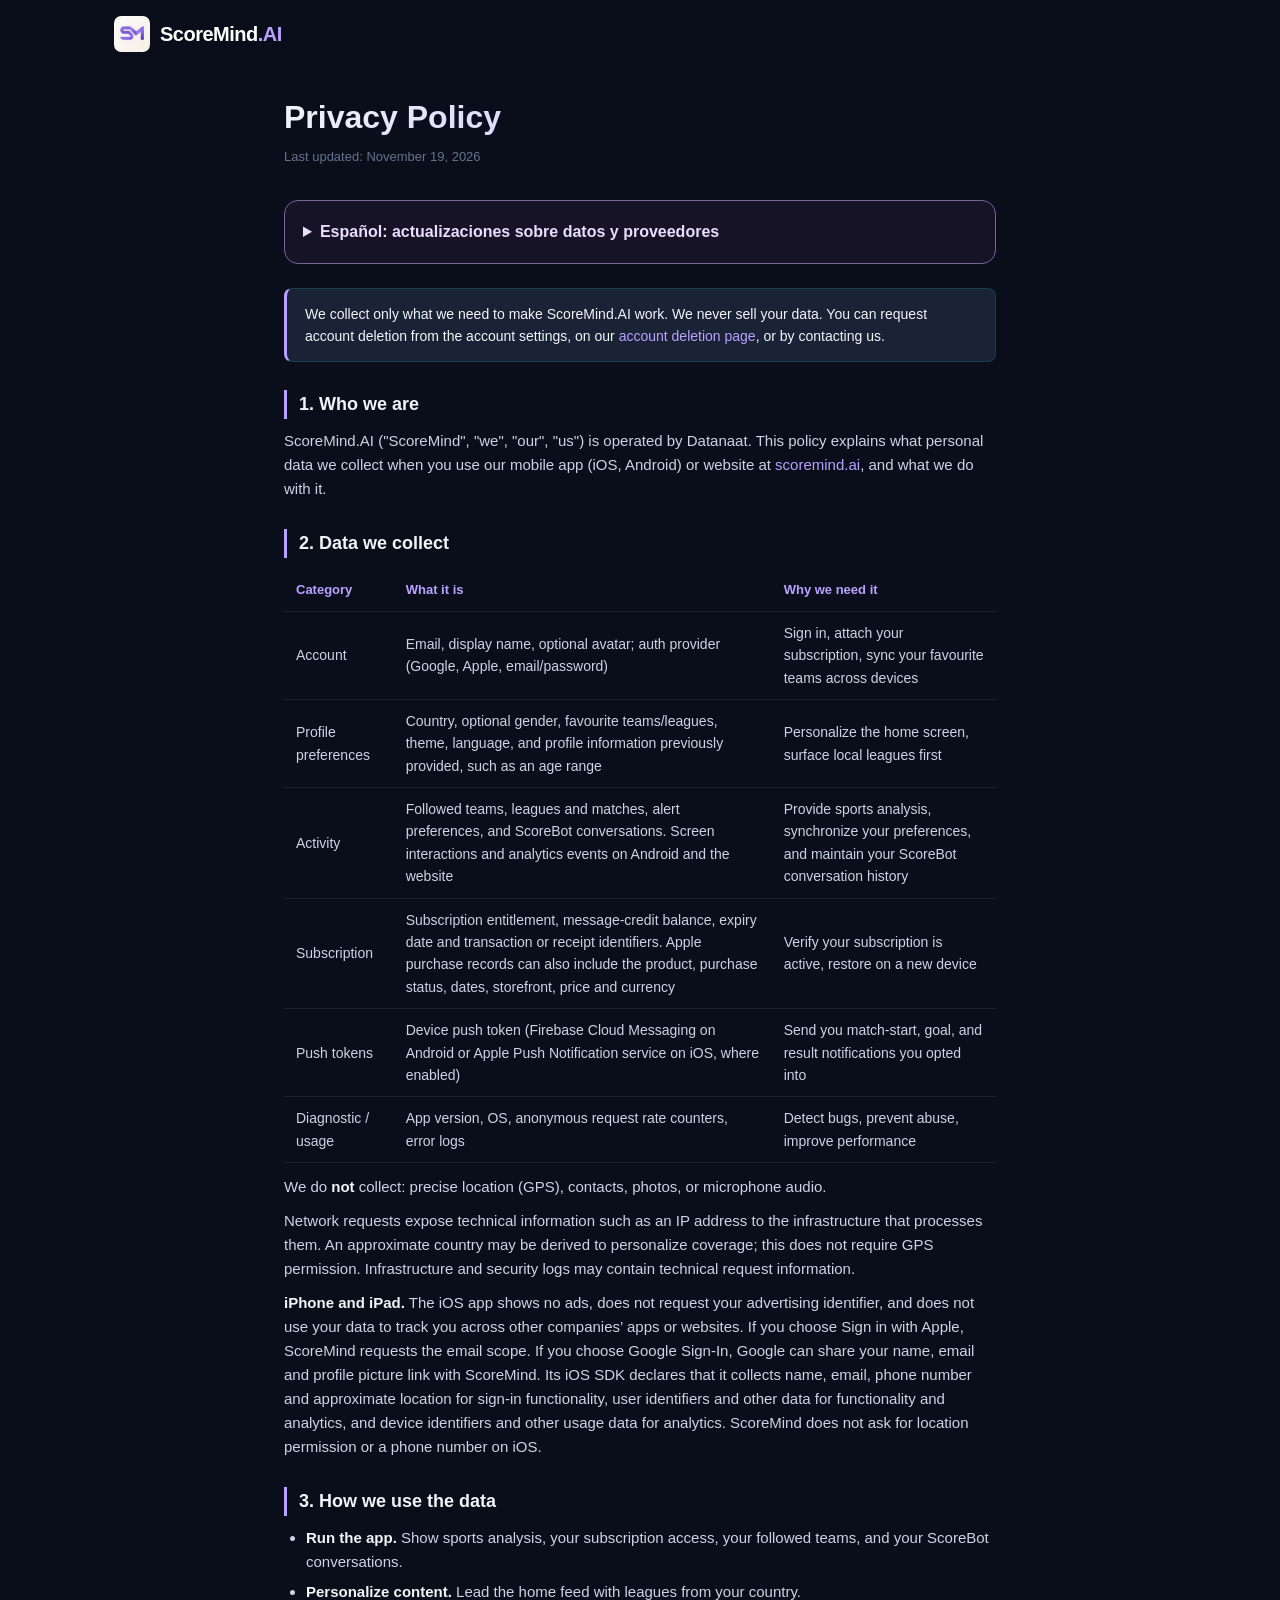
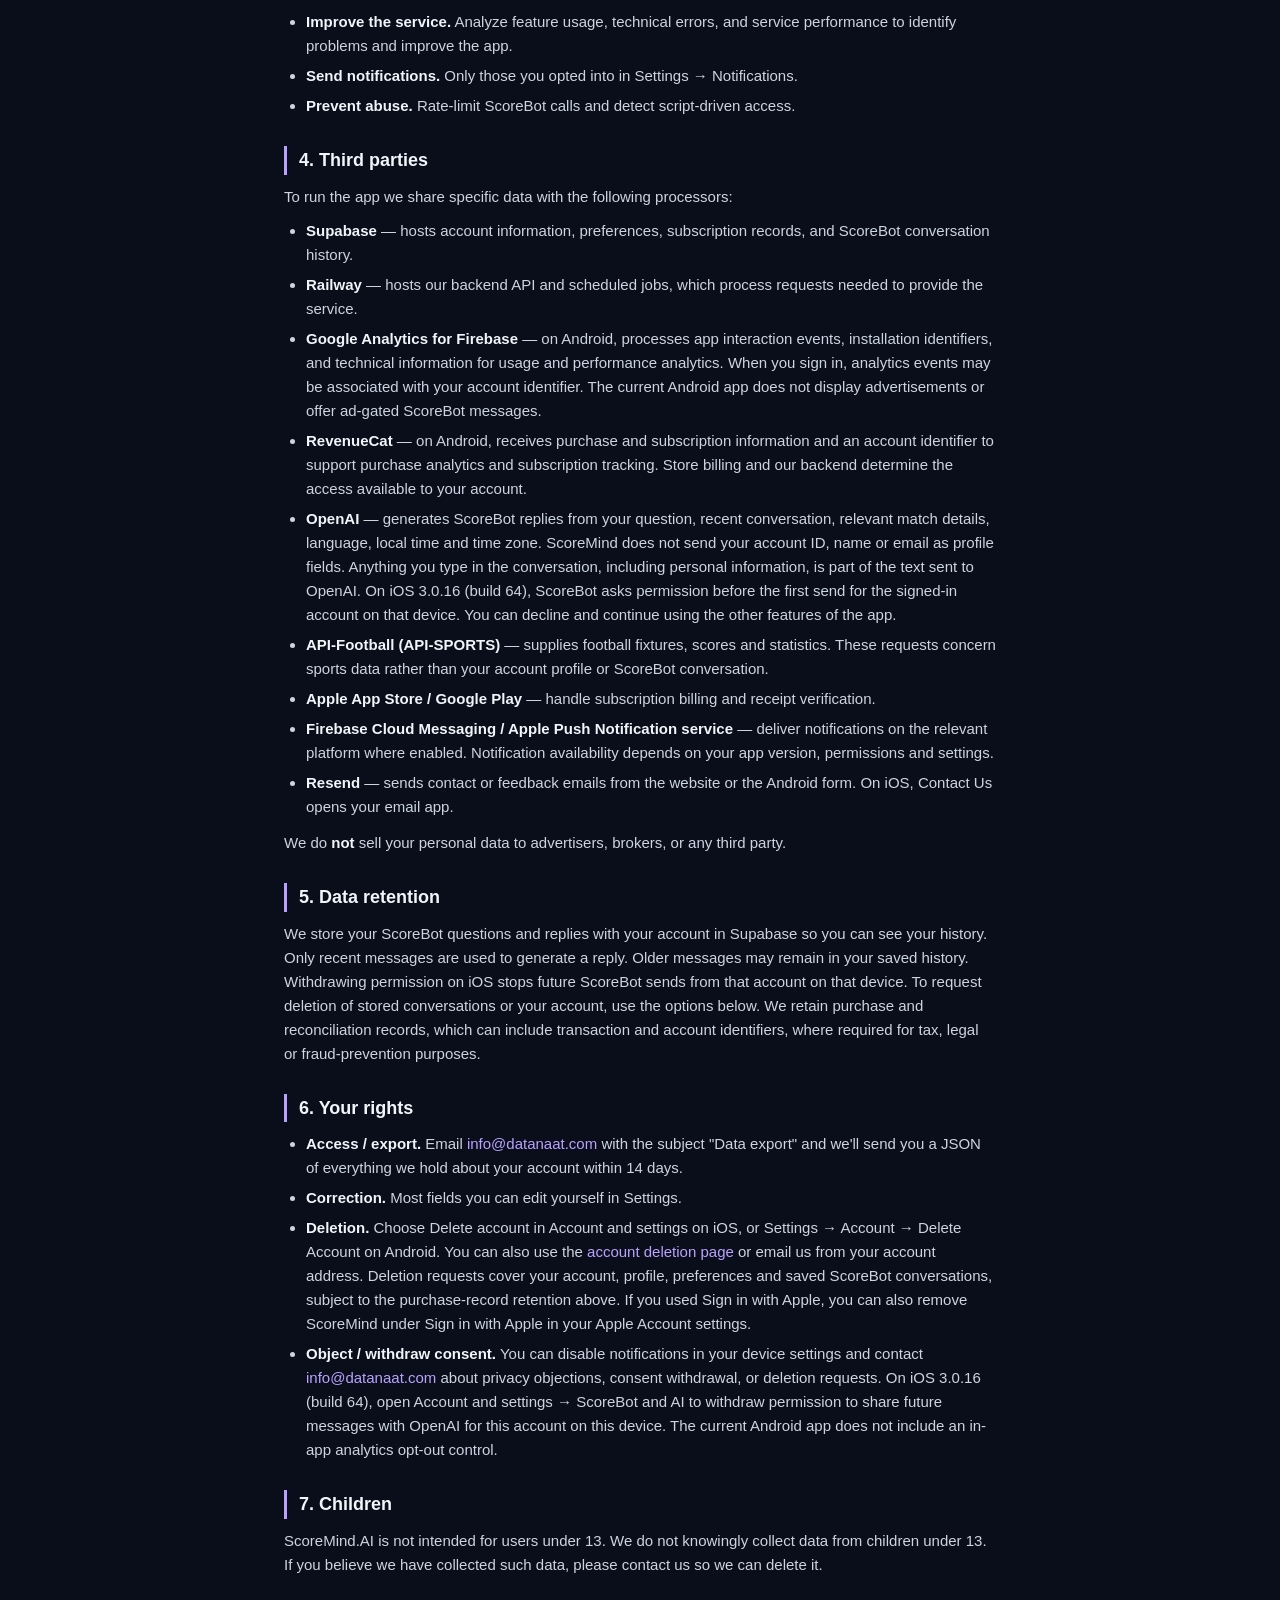
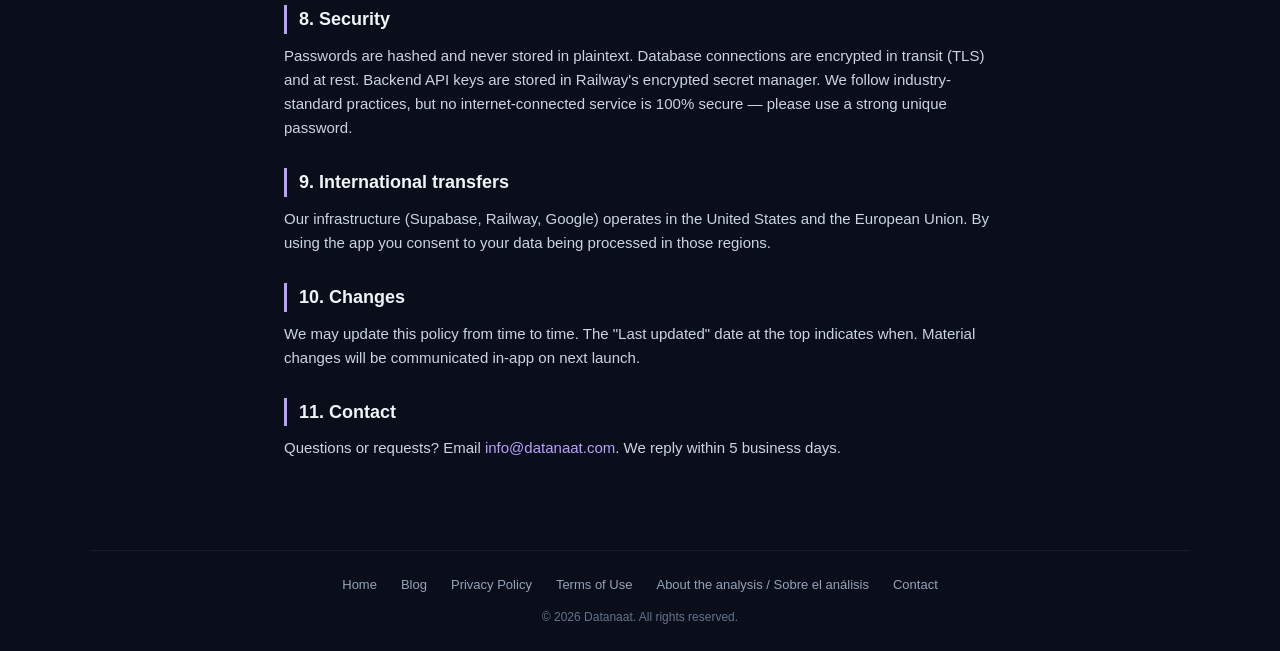
<file: privacy/index.html>
<!DOCTYPE html>
<html lang="en">
<head>
  <!-- Google tag (gtag.js) -->
  <script async src="https://www.googletagmanager.com/gtag/js?id=G-HRE56GWJR3"></script>
  <script>
    window.dataLayer = window.dataLayer || [];
    function gtag(){dataLayer.push(arguments);}
    gtag('js', new Date());
    gtag('config', 'G-HRE56GWJR3');
  </script>

  <meta charset="UTF-8">
  <meta name="viewport" content="width=device-width, initial-scale=1.0">
  <title>Privacy Policy — ScoreMind.AI</title>

  <!-- Google Tag Manager -->
  <script>(function(w,d,s,l,i){w[l]=w[l]||[];w[l].push({'gtm.start':
  new Date().getTime(),event:'gtm.js'});var f=d.getElementsByTagName(s)[0],
  j=d.createElement(s),dl=l!='dataLayer'?'&l='+l:'';j.async=true;j.src=
  'https://www.googletagmanager.com/gtm.js?id='+i+dl;f.parentNode.insertBefore(j,f);
  })(window,document,'script','dataLayer','GTM-NVF7D37X');</script>
  <!-- End Google Tag Manager -->

  <meta name="description" content="ScoreMind.AI Privacy Policy. What data we collect, how we use it, and your rights.">
  <link rel="icon" type="image/png" sizes="32x32" href="/favicon-32x32.png">
  <link rel="icon" type="image/png" sizes="16x16" href="/favicon-16x16.png">
  <link rel="apple-touch-icon" sizes="180x180" href="/apple-touch-icon.png">
  <link rel="manifest" href="/site.webmanifest">
  <style>
    *, *::before, *::after { margin: 0; padding: 0; box-sizing: border-box; }
    html { scroll-behavior: smooth; }
    body {
      font-family: -apple-system, BlinkMacSystemFont, 'Segoe UI', Roboto, 'Helvetica Neue', Arial, sans-serif;
      background: #0a0e1a;
      color: #f1f5f9;
      line-height: 1.6;
      min-height: 100vh;
    }
    a { color: #b9a2ff; text-decoration: none; transition: opacity 0.2s; }
    a:hover { opacity: 0.8; }

    .nav {
      display: flex; align-items: center; justify-content: space-between;
      padding: 16px 24px; max-width: 1100px; margin: 0 auto;
    }
    .nav-logo { display: flex; align-items: center; gap: 10px; text-decoration: none; }
    .nav-logo img { width: 36px; height: 36px; border-radius: 20%; }
    .nav-logo span { font-size: 20px; font-weight: 800; color: #fff; letter-spacing: -0.5px; }
    .nav-logo .ai { color: #b9a2ff; }

    .doc { max-width: 760px; margin: 0 auto; padding: 24px 24px 80px; }
    .doc h1 {
      font-size: 32px; font-weight: 800; margin-bottom: 4px;
      background: linear-gradient(135deg, #f1f5f9, #b9a2ff);
      -webkit-background-clip: text; -webkit-text-fill-color: transparent;
      background-clip: text;
    }
    .doc .last-updated { font-size: 13px; color: #64748b; margin-bottom: 32px; }
    .doc h2 {
      font-size: 18px; font-weight: 700; color: #f1f5f9;
      margin-top: 28px; margin-bottom: 10px;
      border-left: 3px solid #b9a2ff; padding-left: 12px;
    }
    .doc p, .doc li { font-size: 15px; color: #cbd5e1; margin-bottom: 10px; }
    .doc strong { color: #f1f5f9; }
    .doc ul { padding-left: 22px; margin-bottom: 12px; }
    .doc li { margin-bottom: 6px; }
    .doc .callout {
      background: #1a2236;
      border: 1px solid rgba(0,229,204,0.15);
      border-left: 3px solid #b9a2ff;
      padding: 14px 18px; border-radius: 8px;
      margin: 16px 0; font-size: 14px;
    }
    .doc table {
      width: 100%; border-collapse: collapse;
      margin: 12px 0; font-size: 14px;
    }
    .doc th, .doc td {
      text-align: left; padding: 10px 12px;
      border-bottom: 1px solid rgba(255,255,255,0.08);
    }
    .doc th { color: #b9a2ff; font-weight: 600; font-size: 13px; }
    .doc td { color: #cbd5e1; }

    .footer {
      border-top: 1px solid rgba(255,255,255,0.06);
      padding: 24px; text-align: center;
      max-width: 1100px; margin: 0 auto;
    }
    .footer-links { display: flex; justify-content: center; gap: 24px; margin-bottom: 12px; flex-wrap: wrap; }
    .footer-links a { font-size: 13px; color: #94a3b8; }
    .footer-links a:hover { color: #b9a2ff; }
    .footer-copy { font-size: 12px; color: #64748b; }

    @media (max-width: 480px) {
      .doc h1 { font-size: 26px; }
      .doc h2 { font-size: 16px; }
      .nav { padding: 12px 16px; }
      .doc th, .doc td { padding: 8px 6px; font-size: 12px; }
    }
    .legal-summary { margin: 24px 0; padding: 18px; border: 1px solid #78649d; border-radius: 14px; background: #171326; }
    .legal-summary summary { cursor: pointer; color: #e8ddff; font-weight: 700; }
    .legal-summary[open] summary { margin-bottom: 16px; }
    .legal-summary:focus-within { outline: 2px solid #b9a2ff; outline-offset: 4px; }
  </style>
</head>
<body>
  <!-- Google Tag Manager (noscript) -->
  <noscript><iframe src="https://www.googletagmanager.com/ns.html?id=GTM-NVF7D37X"
  height="0" width="0" style="display:none;visibility:hidden"></iframe></noscript>
  <!-- End Google Tag Manager (noscript) -->

  <nav class="nav">
    <a href="/" class="nav-logo">
      <img src="/assets/marketing/scoremind-mark.webp" alt="ScoreMind.AI">
      <span>ScoreMind<span class="ai">.AI</span></span>
    </a>
  </nav>

  <main class="doc">
    <h1>Privacy Policy</h1>
    <p class="last-updated">Last updated: November 19, 2026</p>

    <details class="legal-summary" lang="es"><summary>Español: actualizaciones sobre datos y proveedores</summary>
    <p>Actualizado el 19 de noviembre de 2026. Los datos de compras incluyen derechos de suscripción, saldo de mensajes, caducidad e identificadores de transacciones o recibos. Las solicitudes de red revelan información técnica, como la dirección IP, a la infraestructura que las procesa; puede derivarse un país aproximado sin pedir GPS. Los registros técnicos y de seguridad pueden contener información de las solicitudes.</p>
    <p>Railway procesa solicitudes mediante nuestra API y tareas programadas. OpenAI procesa los mensajes de ScoreBot para generar respuestas. En iOS 3.0.16, compilación 64, ScoreBot pide tu permiso antes de compartir tu pregunta, mensajes recientes de la conversación, contexto del partido, idioma, hora local y zona horaria. Puedes retirar el permiso para esa cuenta en este dispositivo desde Cuenta y ajustes → ScoreBot e IA. Si incluyes datos personales en tu pregunta, estos forman parte del texto que recibe OpenAI. La app de Android actual no muestra anuncios. API-Football (API-SPORTS) suministra calendario, resultados y estadísticas de fútbol; las consultas a ese proveedor se refieren a datos deportivos, no al perfil de tu cuenta ni a tu conversación con ScoreBot.</p>
    <p>Si eliges iniciar sesión con Google en iOS, su SDK procesa datos para autenticarte y realizar análisis de uso. La app de iOS no muestra anuncios ni usa esos datos para rastrearte. Puedes solicitar la eliminación de tu cuenta y conversaciones. Conservamos los registros de compras necesarios por motivos legales, fiscales o de prevención del fraude. Si usaste Iniciar sesión con Apple, también puedes retirar el acceso de ScoreMind en los ajustes de tu cuenta de Apple.</p>
    <p>Firebase Cloud Messaging en Android y el servicio de notificaciones de Apple en iOS gestionan avisos cuando están habilitados. Su disponibilidad depende de la versión, los permisos y los ajustes. Los avisos no se presentan como una función garantizada en todas las versiones.</p></details>

    <div class="callout">
      We collect only what we need to make ScoreMind.AI work. We never sell your data. You can request account deletion from the account settings, on our <a href="/delete-account/">account deletion page</a>, or by contacting us.
    </div>

    <h2>1. Who we are</h2>
    <p>ScoreMind.AI ("ScoreMind", "we", "our", "us") is operated by Datanaat. This policy explains what personal data we collect when you use our mobile app (iOS, Android) or website at <a href="https://scoremind.ai">scoremind.ai</a>, and what we do with it.</p>

    <h2>2. Data we collect</h2>
    <table>
      <thead>
        <tr>
          <th>Category</th>
          <th>What it is</th>
          <th>Why we need it</th>
        </tr>
      </thead>
      <tbody>
        <tr>
          <td>Account</td>
          <td>Email, display name, optional avatar; auth provider (Google, Apple, email/password)</td>
          <td>Sign in, attach your subscription, sync your favourite teams across devices</td>
        </tr>
        <tr>
          <td>Profile preferences</td>
          <td>Country, optional gender, favourite teams/leagues, theme, language, and profile information previously provided, such as an age range</td>
          <td>Personalize the home screen, surface local leagues first</td>
        </tr>
        <tr>
          <td>Activity</td>
          <td>Followed teams, leagues and matches, alert preferences, and ScoreBot conversations. Screen interactions and analytics events on Android and the website</td>
          <td>Provide sports analysis, synchronize your preferences, and maintain your ScoreBot conversation history</td>
        </tr>
        <tr>
          <td>Subscription</td>
          <td>Subscription entitlement, message-credit balance, expiry date and transaction or receipt identifiers. Apple purchase records can also include the product, purchase status, dates, storefront, price and currency</td>
          <td>Verify your subscription is active, restore on a new device</td>
        </tr>
        <tr>
          <td>Push tokens</td>
          <td>Device push token (Firebase Cloud Messaging on Android or Apple Push Notification service on iOS, where enabled)</td>
          <td>Send you match-start, goal, and result notifications you opted into</td>
        </tr>
        <tr>
          <td>Diagnostic / usage</td>
          <td>App version, OS, anonymous request rate counters, error logs</td>
          <td>Detect bugs, prevent abuse, improve performance</td>
        </tr>
      </tbody>
    </table>
    <p>We do <strong>not</strong> collect: precise location (GPS), contacts, photos, or microphone audio.</p>
    <p>Network requests expose technical information such as an IP address to the infrastructure that processes them. An approximate country may be derived to personalize coverage; this does not require GPS permission. Infrastructure and security logs may contain technical request information.</p>

    <p><strong>iPhone and iPad.</strong> The iOS app shows no ads, does not request your advertising identifier, and does not use your data to track you across other companies’ apps or websites. If you choose Sign in with Apple, ScoreMind requests the email scope. If you choose Google Sign-In, Google can share your name, email and profile picture link with ScoreMind. Its iOS SDK declares that it collects name, email, phone number and approximate location for sign-in functionality, user identifiers and other data for functionality and analytics, and device identifiers and other usage data for analytics. ScoreMind does not ask for location permission or a phone number on iOS.</p>

    <h2>3. How we use the data</h2>
    <ul>
      <li><strong>Run the app.</strong> Show sports analysis, your subscription access, your followed teams, and your ScoreBot conversations.</li>
      <li><strong>Personalize content.</strong> Lead the home feed with leagues from your country.</li>
      <li><strong>Improve the service.</strong> Analyze feature usage, technical errors, and service performance to identify problems and improve the app.</li>
      <li><strong>Send notifications.</strong> Only those you opted into in Settings → Notifications.</li>
      <li><strong>Prevent abuse.</strong> Rate-limit ScoreBot calls and detect script-driven access.</li>
    </ul>

    <h2>4. Third parties</h2>
    <p>To run the app we share specific data with the following processors:</p>
    <ul>
      <li><strong>Supabase</strong> — hosts account information, preferences, subscription records, and ScoreBot conversation history.</li>
      <li><strong>Railway</strong> — hosts our backend API and scheduled jobs, which process requests needed to provide the service.</li>
      <li><strong>Google Analytics for Firebase</strong> — on Android, processes app interaction events, installation identifiers, and technical information for usage and performance analytics. When you sign in, analytics events may be associated with your account identifier. The current Android app does not display advertisements or offer ad-gated ScoreBot messages.</li>
      <li><strong>RevenueCat</strong> — on Android, receives purchase and subscription information and an account identifier to support purchase analytics and subscription tracking. Store billing and our backend determine the access available to your account.</li>
      <li><strong>OpenAI</strong> — generates ScoreBot replies from your question, recent conversation, relevant match details, language, local time and time zone. ScoreMind does not send your account ID, name or email as profile fields. Anything you type in the conversation, including personal information, is part of the text sent to OpenAI. On iOS 3.0.16 (build 64), ScoreBot asks permission before the first send for the signed-in account on that device. You can decline and continue using the other features of the app.</li>
      <li><strong>API-Football (API-SPORTS)</strong> — supplies football fixtures, scores and statistics. These requests concern sports data rather than your account profile or ScoreBot conversation.</li>
      <li><strong>Apple App Store / Google Play</strong> — handle subscription billing and receipt verification.</li>
      <li><strong>Firebase Cloud Messaging / Apple Push Notification service</strong> — deliver notifications on the relevant platform where enabled. Notification availability depends on your app version, permissions and settings.</li>
      <li><strong>Resend</strong> — sends contact or feedback emails from the website or the Android form. On iOS, Contact Us opens your email app.</li>
    </ul>
    <p>We do <strong>not</strong> sell your personal data to advertisers, brokers, or any third party.</p>

    <h2>5. Data retention</h2>
    <p>We store your ScoreBot questions and replies with your account in Supabase so you can see your history. Only recent messages are used to generate a reply. Older messages may remain in your saved history. Withdrawing permission on iOS stops future ScoreBot sends from that account on that device. To request deletion of stored conversations or your account, use the options below. We retain purchase and reconciliation records, which can include transaction and account identifiers, where required for tax, legal or fraud-prevention purposes.</p>

    <h2>6. Your rights</h2>
    <ul>
      <li><strong>Access / export.</strong> Email <a href="mailto:info@datanaat.com">info@datanaat.com</a> with the subject "Data export" and we'll send you a JSON of everything we hold about your account within 14 days.</li>
      <li><strong>Correction.</strong> Most fields you can edit yourself in Settings.</li>
      <li><strong>Deletion.</strong> Choose Delete account in Account and settings on iOS, or Settings → Account → Delete Account on Android. You can also use the <a href="/delete-account/">account deletion page</a> or email us from your account address. Deletion requests cover your account, profile, preferences and saved ScoreBot conversations, subject to the purchase-record retention above. If you used Sign in with Apple, you can also remove ScoreMind under Sign in with Apple in your Apple Account settings.</li>
      <li><strong>Object / withdraw consent.</strong> You can disable notifications in your device settings and contact <a href="mailto:info@datanaat.com">info@datanaat.com</a> about privacy objections, consent withdrawal, or deletion requests. On iOS 3.0.16 (build 64), open Account and settings → ScoreBot and AI to withdraw permission to share future messages with OpenAI for this account on this device. The current Android app does not include an in-app analytics opt-out control.</li>
    </ul>

    <h2>7. Children</h2>
    <p>ScoreMind.AI is not intended for users under 13. We do not knowingly collect data from children under 13. If you believe we have collected such data, please contact us so we can delete it.</p>

    <h2>8. Security</h2>
    <p>Passwords are hashed and never stored in plaintext. Database connections are encrypted in transit (TLS) and at rest. Backend API keys are stored in Railway's encrypted secret manager. We follow industry-standard practices, but no internet-connected service is 100% secure — please use a strong unique password.</p>

    <h2>9. International transfers</h2>
    <p>Our infrastructure (Supabase, Railway, Google) operates in the United States and the European Union. By using the app you consent to your data being processed in those regions.</p>

    <h2>10. Changes</h2>
    <p>We may update this policy from time to time. The "Last updated" date at the top indicates when. Material changes will be communicated in-app on next launch.</p>

    <h2>11. Contact</h2>
    <p>Questions or requests? Email <a href="mailto:info@datanaat.com">info@datanaat.com</a>. We reply within 5 business days.</p>
  </main>

  <footer class="footer">
    <div class="footer-links">
      <a href="/">Home</a>
      <a href="/blog">Blog</a>
      <a href="/privacy">Privacy Policy</a>
      <a href="/terms">Terms of Use</a>
      <a href="/responsible-use/">About the analysis / Sobre el análisis</a>
      <a href="mailto:info@datanaat.com">Contact</a>
    </div>
    <div class="footer-copy">&copy; 2026 Datanaat. All rights reserved.</div>
  </footer>

</body>
</html>
</file>
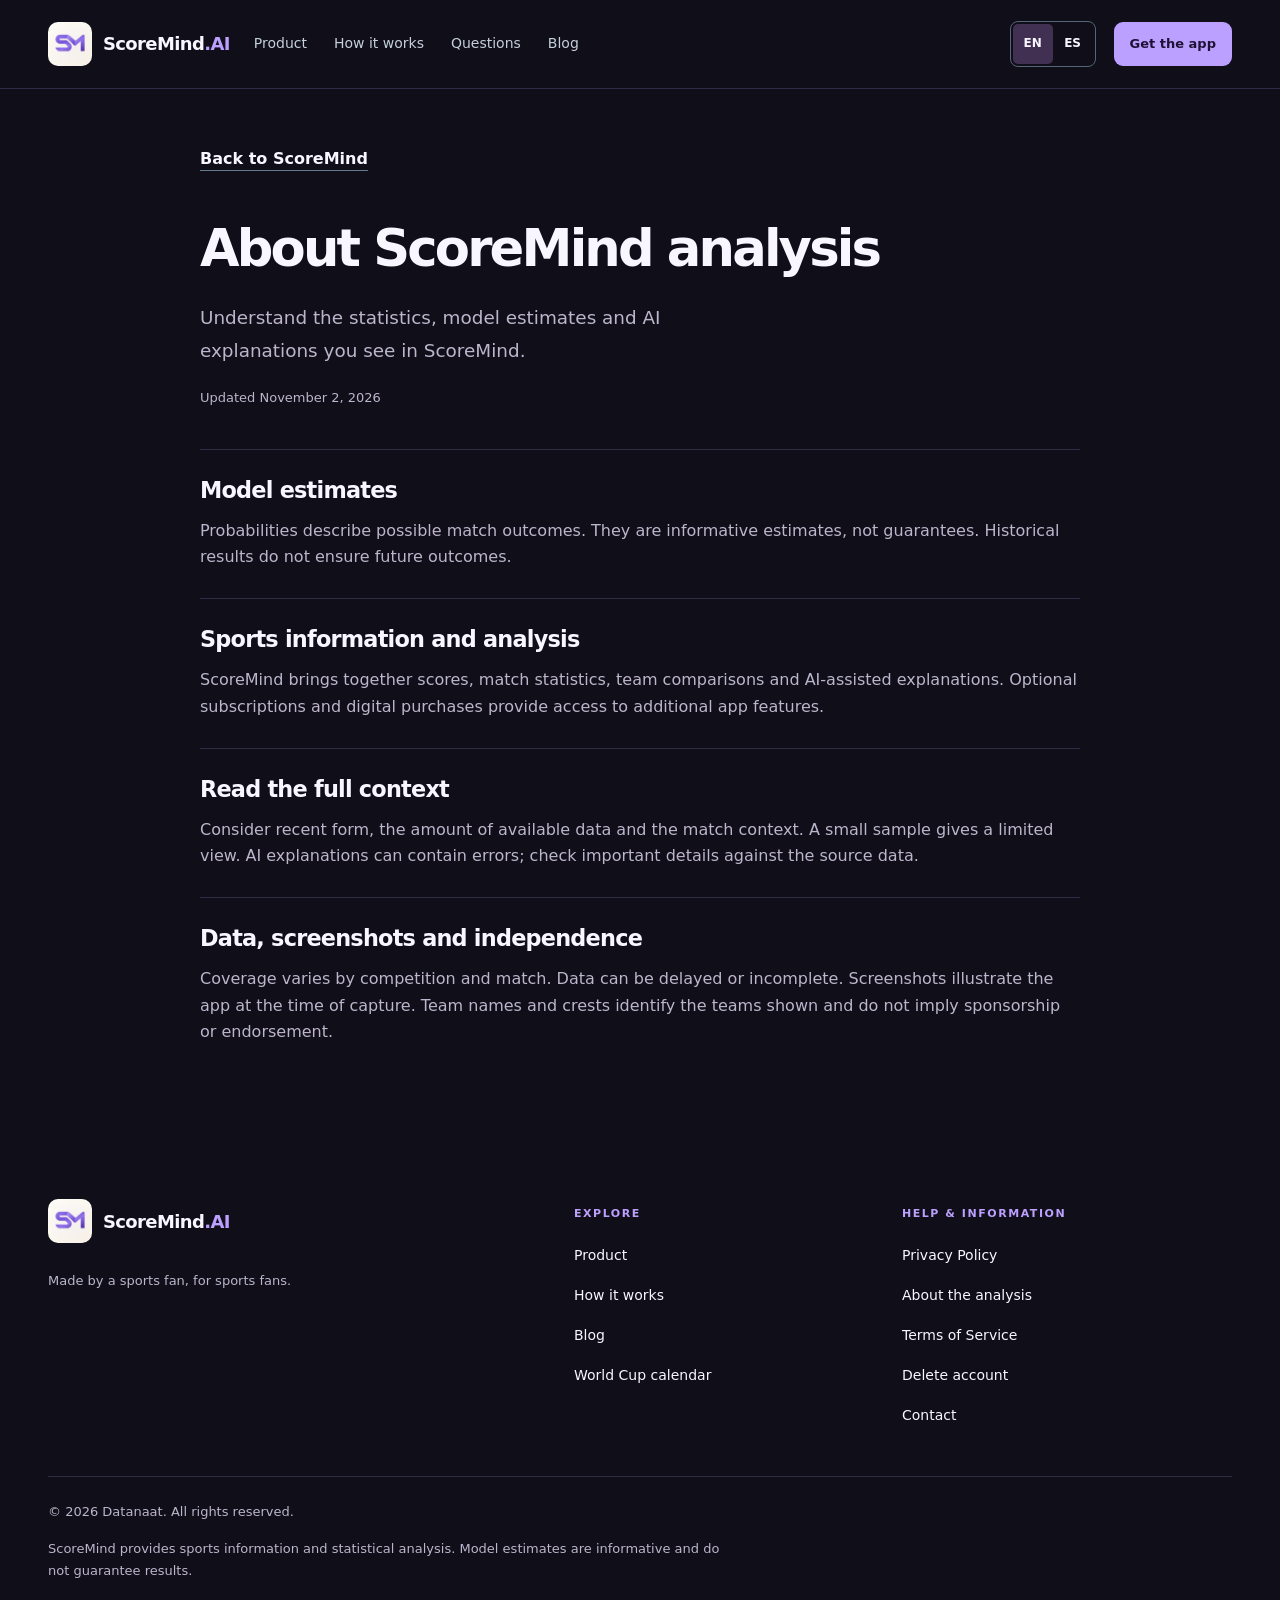
<file: responsible-use/index.html>
<!doctype html>
<html lang="en">
<head>
<link rel="stylesheet" href="/assets/marketing/home.css?v=20261102a"><script src="/assets/marketing/home.js?v=20261102a" fetchpriority="high" defer></script>
<meta charset="utf-8"><meta name="viewport" content="width=device-width, initial-scale=1">
  <!-- Google tag (gtag.js) -->
  <script async src="https://www.googletagmanager.com/gtag/js?id=G-HRE56GWJR3"></script>
  <script>
    window.dataLayer = window.dataLayer || [];
    function gtag(){dataLayer.push(arguments);}
    gtag('js', new Date());
    gtag('config', 'G-HRE56GWJR3');
  </script>

  <!-- Google Tag Manager -->
  <script>(function(w,d,s,l,i){w[l]=w[l]||[];w[l].push({'gtm.start':
  new Date().getTime(),event:'gtm.js'});var f=d.getElementsByTagName(s)[0],
  j=d.createElement(s),dl=l!='dataLayer'?'&l='+l:'';j.async=true;j.src=
  'https://www.googletagmanager.com/gtm.js?id='+i+dl;f.parentNode.insertBefore(j,f);
  })(window,document,'script','dataLayer','GTM-NVF7D37X');</script>
  <!-- End Google Tag Manager -->
<title>About ScoreMind analysis — ScoreMind AI</title><meta name="description" content="Understand the statistics, model estimates and AI explanations you see in ScoreMind.">
<meta name="theme-color" content="#0b1421">
<link rel="canonical" href="https://scoremind.ai/responsible-use/">

<link rel="icon" type="image/png" sizes="32x32" href="/favicon-32x32.png">
<link rel="icon" type="image/png" sizes="16x16" href="/favicon-16x16.png">
<link rel="apple-touch-icon" sizes="180x180" href="/apple-touch-icon.png">
<link rel="manifest" href="/site.webmanifest">
<meta property="og:type" content="website"><meta property="og:url" content="https://scoremind.ai/responsible-use/"><meta property="og:title" content="About ScoreMind analysis — ScoreMind AI"><meta property="og:description" content="Understand the statistics, model estimates and AI explanations you see in ScoreMind."><meta property="og:image" content="https://scoremind.ai/og-image.png"><meta property="og:image:width" content="1200"><meta property="og:image:height" content="630"><meta property="og:image:alt" content="ScoreMind AI">
<meta name="twitter:card" content="summary_large_image"><meta name="twitter:title" content="About ScoreMind analysis — ScoreMind AI"><meta name="twitter:description" content="Understand the statistics, model estimates and AI explanations you see in ScoreMind."><meta name="twitter:image" content="https://scoremind.ai/og-image.png">


</head>
<body class="marketing-home responsible-page"><a href="#main" class="skip-link" data-copy="skip">Skip to content</a><header class="site-header"><div class="wrap header-inner"><a class="brand" href="/" aria-label="ScoreMind AI"><img src="/assets/marketing/scoremind-mark.webp" width="48" height="48" alt=""><span>ScoreMind<span class="brand-ai">.AI</span></span></a>

<nav class="desktop-nav" aria-label="Main navigation" data-copy-aria="nav.label"><a href="/#product"><span data-copy="nav.product">Product</span></a><a href="/#how-it-works"><span data-copy="nav.how">How it works</span></a><a href="/#questions"><span data-copy="nav.faq">Questions</span></a><a href="/blog/"><span data-copy="nav.blog">Blog</span></a></nav>

<div class="header-actions"><div class="language" role="group" aria-label="Language" data-copy-aria="lang.label" data-language-controls hidden><button type="button" data-language="en" aria-pressed="true">EN</button><button type="button" data-language="es" aria-pressed="false">ES</button></div><a href="/#download" class="button button-small header-download"><span data-copy="nav.download">Get the app</span></a>
<details class="mobile-menu"><summary><span data-copy="nav.menu">Menu</span></summary>
<nav aria-label="Main navigation" data-copy-aria="nav.label"><a href="/#product"><span data-copy="nav.product">Product</span></a><a href="/#how-it-works"><span data-copy="nav.how">How it works</span></a><a href="/#questions"><span data-copy="nav.faq">Questions</span></a><a href="/blog/">Blog</a><a href="/#download"><span data-copy="nav.download">Get the app</span></a></nav>
</details>
</div></div></header>


<main id="main" class="notice-page wrap" tabindex="-1"><a class="text-link" href="/" data-copy="notice.back">Back to ScoreMind</a><div class="notice-heading"><h1 data-copy="notice.title">About ScoreMind analysis</h1><p class="lead" data-copy="notice.intro">Understand the statistics, model estimates and AI explanations you see in ScoreMind.</p><p class="fine" data-copy="notice.updated">Updated November 2, 2026</p></div><section class="notice-section"><h2 data-copy="notice.estimates.title">Model estimates</h2><p data-copy="notice.estimates.body">Probabilities describe possible match outcomes. They are informative estimates, not guarantees. Historical results do not ensure future outcomes.</p></section><section class="notice-section"><h2 data-copy="notice.service.title">Sports information and analysis</h2><p data-copy="notice.service.body">ScoreMind brings together scores, match statistics, team comparisons and AI-assisted explanations. Optional subscriptions and digital purchases provide access to additional app features.</p></section><section class="notice-section"><h2 data-copy="notice.decisions.title">Read the full context</h2><p data-copy="notice.decisions.body">Consider recent form, the amount of available data and the match context. A small sample gives a limited view. AI explanations can contain errors; check important details against the source data.</p></section><section class="notice-section"><h2 data-copy="notice.data.title">Data, screenshots and independence</h2><p data-copy="notice.data.body">Coverage varies by competition and match. Data can be delayed or incomplete. Screenshots illustrate the app at the time of capture. Team names and crests identify the teams shown and do not imply sponsorship or endorsement.</p></section></main><footer class="site-footer"><div class="wrap"><div class="footer-grid"><div><a class="brand" href="/" aria-label="ScoreMind AI"><img src="/assets/marketing/scoremind-mark.webp" width="48" height="48" alt=""><span>ScoreMind<span class="brand-ai">.AI</span></span></a><p data-copy="footer.tagline" class="fine">Made by a sports fan, for sports fans.</p></div>
<nav aria-label="Explore" data-copy-aria="footer.product"><p data-copy="footer.product" class="eyebrow">Explore</p><a href="/#product"><span data-copy="nav.product">Product</span></a><a href="/#how-it-works"><span data-copy="nav.how">How it works</span></a><a href="/blog/">Blog</a><a href="/cal/?manual=1"><span data-copy="footer.calendar">World Cup calendar</span></a></nav>

<nav aria-label="Help and information" data-copy-aria="footer.support"><p data-copy="footer.support" class="eyebrow">Help &amp; information</p><a href="/privacy/"><span data-copy="footer.privacy">Privacy Policy</span></a><a href="/responsible-use/"><span data-copy="responsible.link">About the analysis</span></a><a href="/terms/"><span data-copy="footer.terms">Terms of Service</span></a><a href="/delete-account/"><span data-copy="footer.delete">Delete account</span></a><a href="mailto:info@datanaat.com"><span data-copy="footer.contact">Contact</span></a></nav>
</div><div class="footer-bottom"><p data-copy="footer.copyright">© 2026 Datanaat. All rights reserved.</p></div><p data-copy="footer.disclaimer" class="fine">ScoreMind provides sports information and statistical analysis. Model estimates are informative and do not guarantee results.</p></div></footer>

</body></html>
</file>
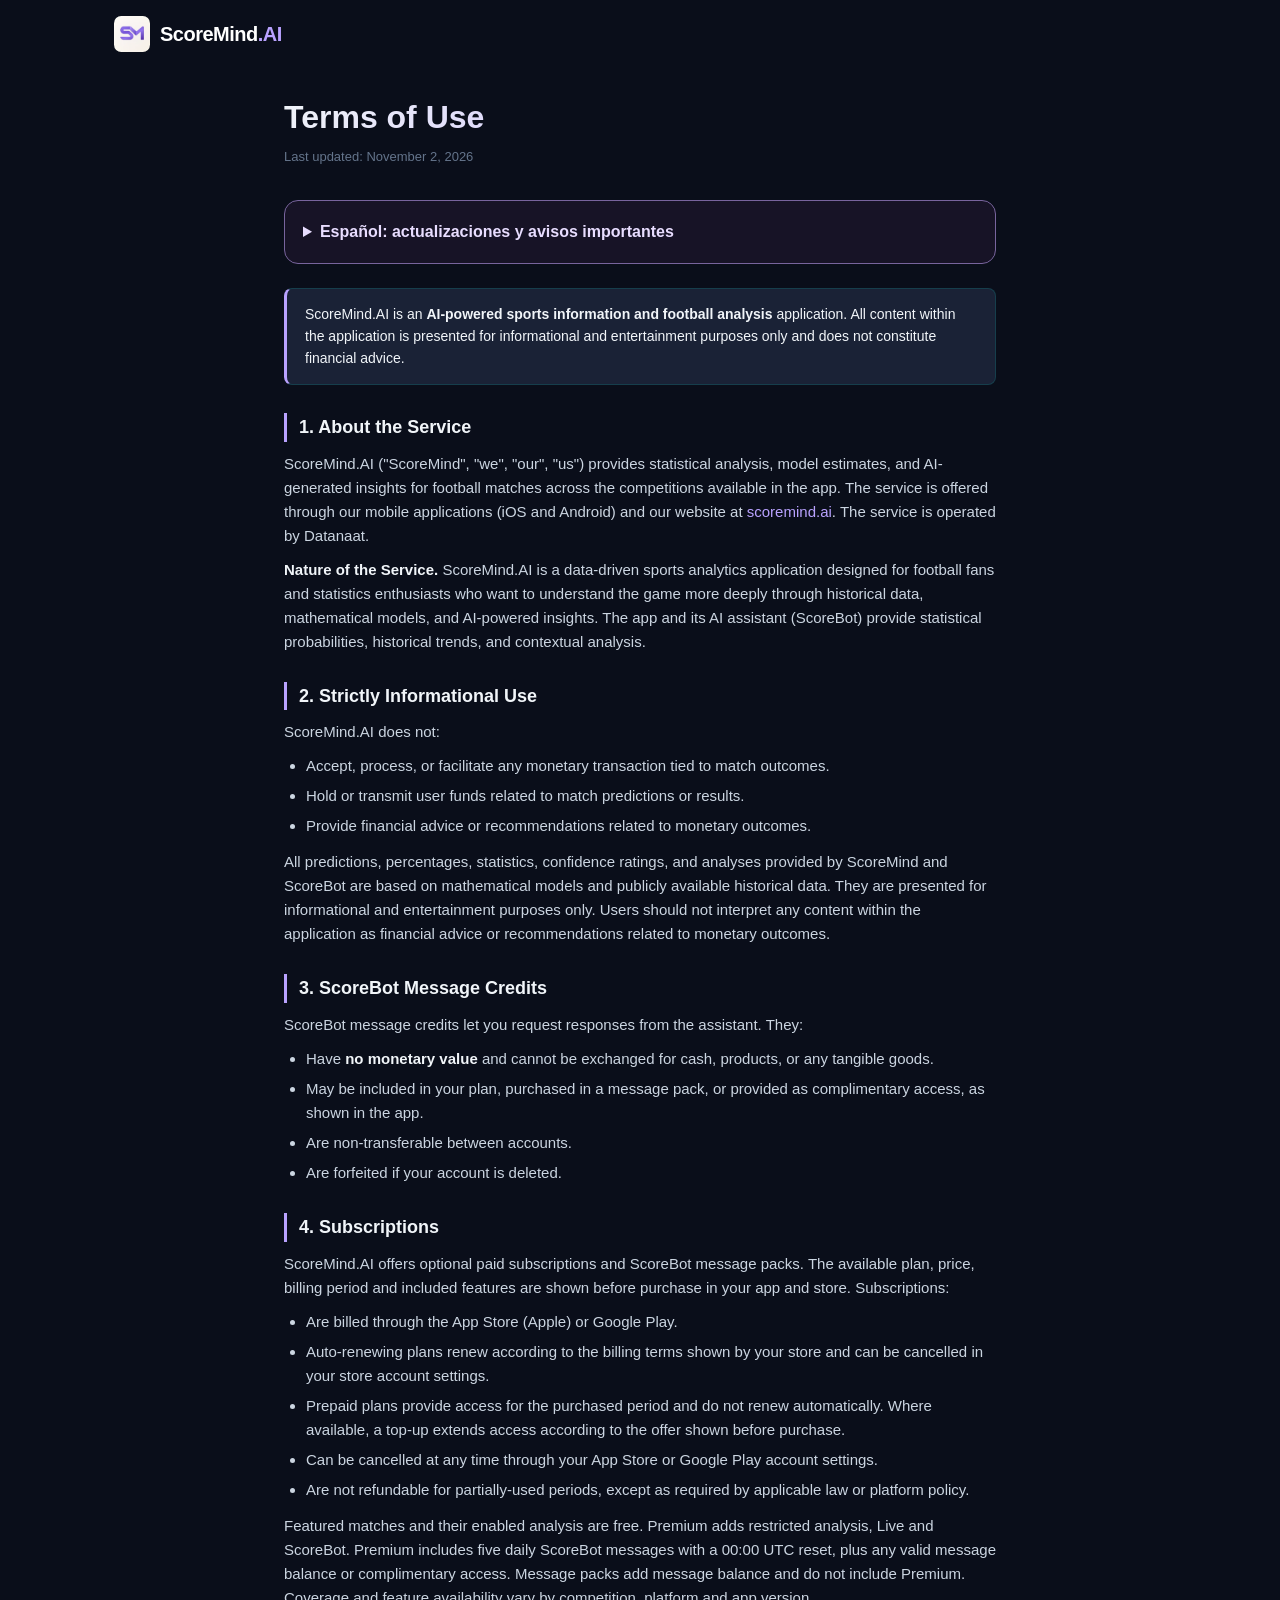
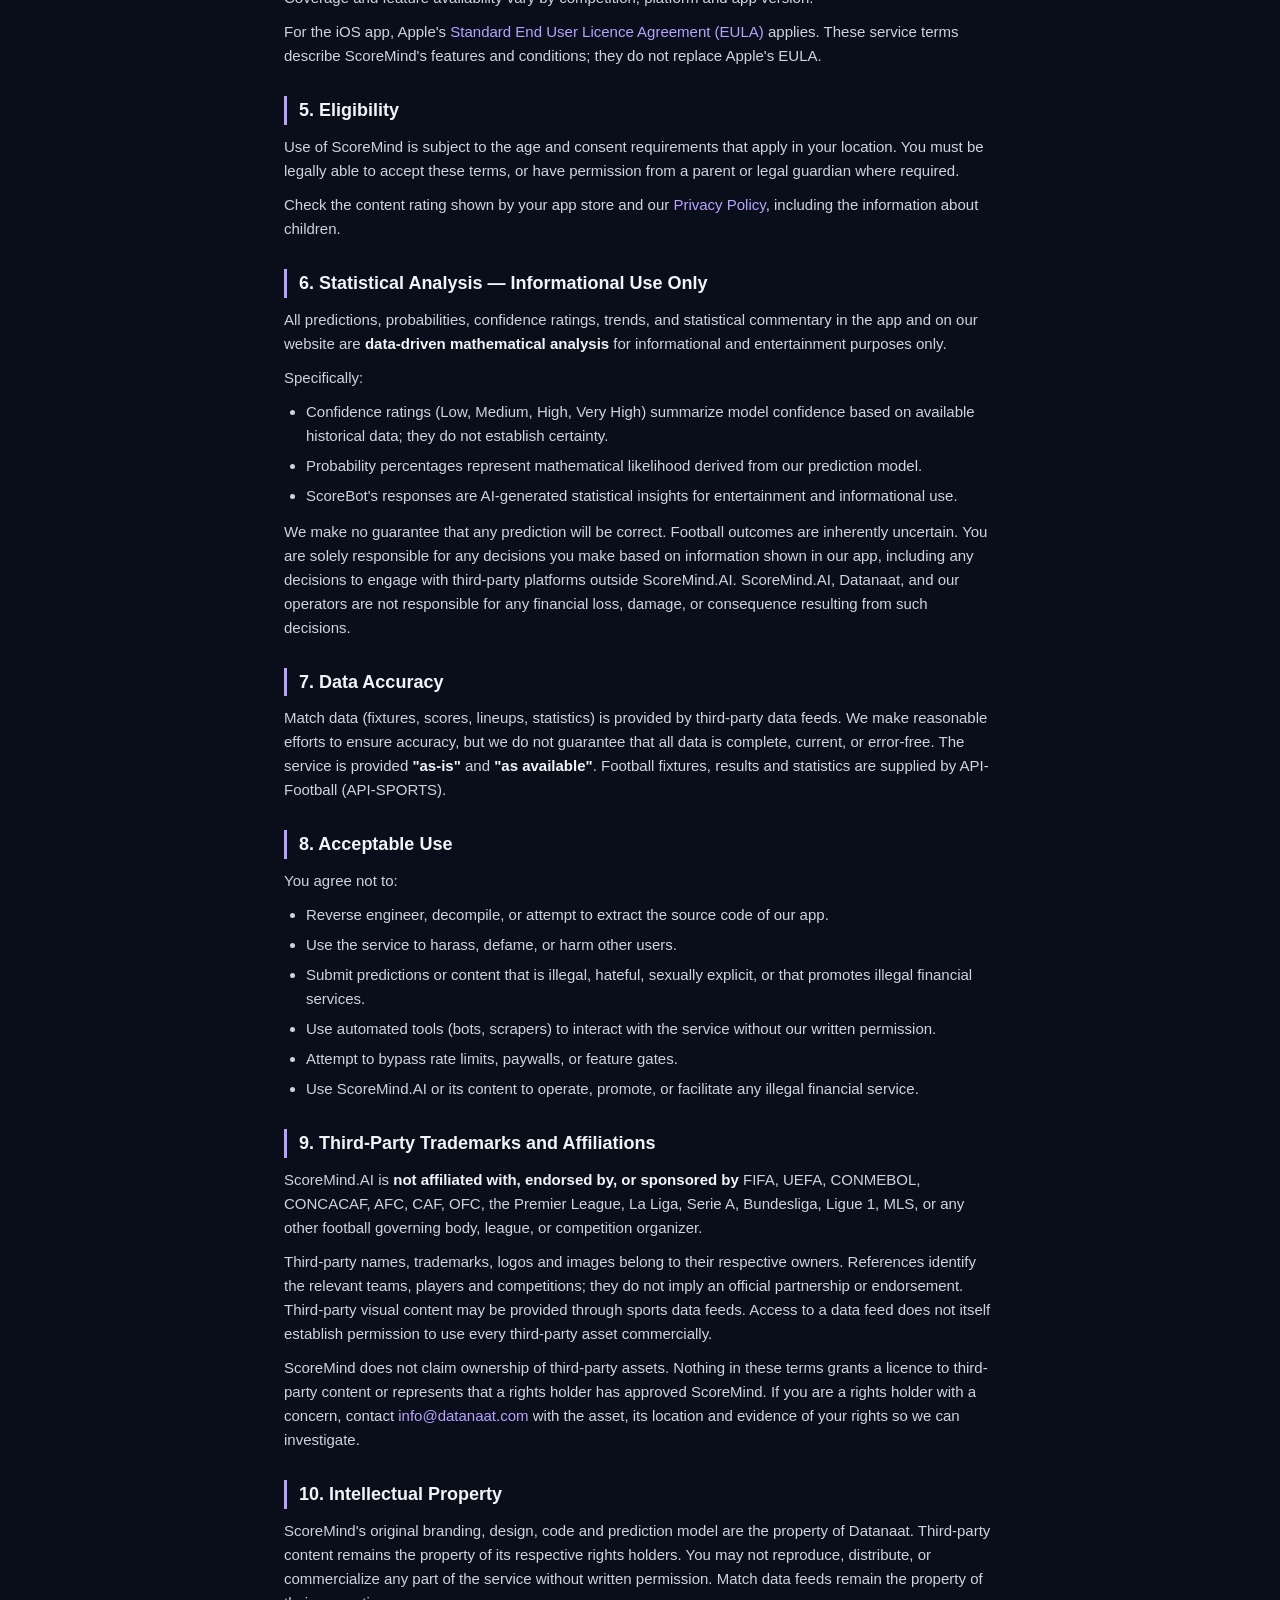
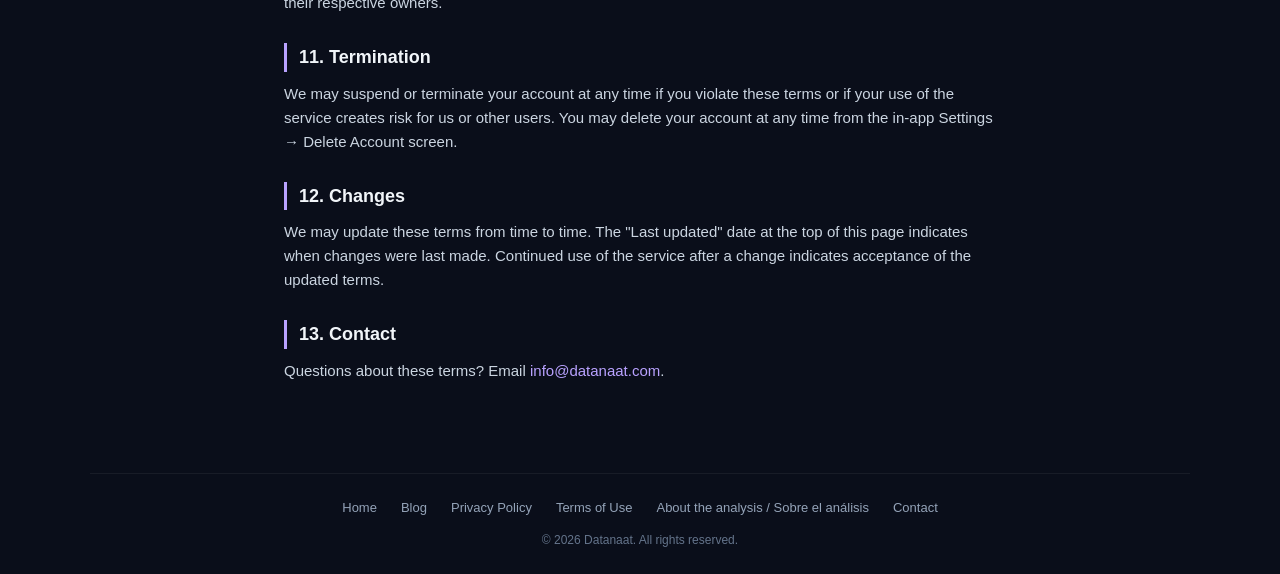
<file: terms/index.html>
<!DOCTYPE html>
<html lang="en">
<head>
  <!-- Google tag (gtag.js) -->
  <script async src="https://www.googletagmanager.com/gtag/js?id=G-HRE56GWJR3"></script>
  <script>
    window.dataLayer = window.dataLayer || [];
    function gtag(){dataLayer.push(arguments);}
    gtag('js', new Date());
    gtag('config', 'G-HRE56GWJR3');
  </script>

  <meta charset="UTF-8">
  <meta name="viewport" content="width=device-width, initial-scale=1.0">
  <title>Terms of Use — ScoreMind.AI</title>

  <!-- Google Tag Manager -->
  <script>(function(w,d,s,l,i){w[l]=w[l]||[];w[l].push({'gtm.start':
  new Date().getTime(),event:'gtm.js'});var f=d.getElementsByTagName(s)[0],
  j=d.createElement(s),dl=l!='dataLayer'?'&l='+l:'';j.async=true;j.src=
  'https://www.googletagmanager.com/gtm.js?id='+i+dl;f.parentNode.insertBefore(j,f);
  })(window,document,'script','dataLayer','GTM-NVF7D37X');</script>
  <!-- End Google Tag Manager -->

  <meta name="description" content="ScoreMind.AI Terms of Use — AI-powered football predictions and analytics for fans worldwide.">
  <link rel="icon" type="image/png" sizes="32x32" href="/favicon-32x32.png">
  <link rel="icon" type="image/png" sizes="16x16" href="/favicon-16x16.png">
  <link rel="apple-touch-icon" sizes="180x180" href="/apple-touch-icon.png">
  <link rel="manifest" href="/site.webmanifest">
  <style>
    *, *::before, *::after { margin: 0; padding: 0; box-sizing: border-box; }
    html { scroll-behavior: smooth; }
    body {
      font-family: -apple-system, BlinkMacSystemFont, 'Segoe UI', Roboto, 'Helvetica Neue', Arial, sans-serif;
      background: #0a0e1a;
      color: #f1f5f9;
      line-height: 1.6;
      min-height: 100vh;
    }
    a { color: #b9a2ff; text-decoration: none; transition: opacity 0.2s; }
    a:hover { opacity: 0.8; }

    .nav {
      display: flex; align-items: center; justify-content: space-between;
      padding: 16px 24px; max-width: 1100px; margin: 0 auto;
    }
    .nav-logo { display: flex; align-items: center; gap: 10px; text-decoration: none; }
    .nav-logo img { width: 36px; height: 36px; border-radius: 20%; }
    .nav-logo span { font-size: 20px; font-weight: 800; color: #fff; letter-spacing: -0.5px; }
    .nav-logo .ai { color: #b9a2ff; }

    .doc { max-width: 760px; margin: 0 auto; padding: 24px 24px 80px; }
    .doc h1 {
      font-size: 32px; font-weight: 800; margin-bottom: 4px;
      background: linear-gradient(135deg, #f1f5f9, #b9a2ff);
      -webkit-background-clip: text; -webkit-text-fill-color: transparent;
      background-clip: text;
    }
    .doc .last-updated { font-size: 13px; color: #64748b; margin-bottom: 32px; }
    .doc h2 {
      font-size: 18px; font-weight: 700; color: #f1f5f9;
      margin-top: 28px; margin-bottom: 10px;
      border-left: 3px solid #b9a2ff; padding-left: 12px;
    }
    .doc p, .doc li { font-size: 15px; color: #cbd5e1; margin-bottom: 10px; }
    .doc strong { color: #f1f5f9; }
    .doc ul { padding-left: 22px; margin-bottom: 12px; }
    .doc li { margin-bottom: 6px; }
    .doc .callout {
      background: #1a2236;
      border: 1px solid rgba(0,229,204,0.15);
      border-left: 3px solid #b9a2ff;
      padding: 14px 18px; border-radius: 8px;
      margin: 16px 0; font-size: 14px;
    }

    .footer {
      border-top: 1px solid rgba(255,255,255,0.06);
      padding: 24px; text-align: center;
      max-width: 1100px; margin: 0 auto;
    }
    .footer-links { display: flex; justify-content: center; gap: 24px; margin-bottom: 12px; flex-wrap: wrap; }
    .footer-links a { font-size: 13px; color: #94a3b8; }
    .footer-links a:hover { color: #b9a2ff; }
    .footer-copy { font-size: 12px; color: #64748b; }

    @media (max-width: 480px) {
      .doc h1 { font-size: 26px; }
      .doc h2 { font-size: 16px; }
      .nav { padding: 12px 16px; }
    }
    .legal-summary { margin: 24px 0; padding: 18px; border: 1px solid #78649d; border-radius: 14px; background: #171326; }
    .legal-summary summary { cursor: pointer; color: #e8ddff; font-weight: 700; }
    .legal-summary[open] summary { margin-bottom: 16px; }
    .legal-summary:focus-within { outline: 2px solid #b9a2ff; outline-offset: 4px; }
  </style>
</head>
<body>
  <!-- Google Tag Manager (noscript) -->
  <noscript><iframe src="https://www.googletagmanager.com/ns.html?id=GTM-NVF7D37X"
  height="0" width="0" style="display:none;visibility:hidden"></iframe></noscript>
  <!-- End Google Tag Manager (noscript) -->

  <nav class="nav">
    <a href="/" class="nav-logo">
      <img src="/assets/marketing/scoremind-mark.webp" alt="ScoreMind.AI">
      <span>ScoreMind<span class="ai">.AI</span></span>
    </a>
  </nav>

  <main class="doc">
    <h1>Terms of Use</h1>
    <p class="last-updated">Last updated: November 2, 2026</p>

    <details class="legal-summary" lang="es"><summary>Español: actualizaciones y avisos importantes</summary>
    <p>Actualizado el 2 de noviembre de 2026. ScoreMind ofrece análisis de fútbol de las competencias disponibles en la app. La cobertura y las funciones varían según competencia, plataforma y versión.</p>
    <p>Los créditos de mensajes ScoreBot sirven para solicitar respuestas del asistente; no son dinero ni premios deportivos. Los planes, precios, periodos y funciones incluidos se muestran antes de comprar. En iOS se aplica el <a href="https://www.apple.com/legal/internet-services/itunes/dev/stdeula/">EULA estándar de Apple</a>; estos términos no lo sustituyen. Los partidos destacados y sus análisis habilitados son gratuitos. Premium añade análisis restringidos, Live y ScoreBot, con cinco mensajes diarios y reinicio a las 00:00 UTC, además de saldo o cortesías válidas. Los paquetes añaden mensajes; no incluyen Premium.</p>
    <p>El uso del servicio está sujeto a los requisitos de edad y consentimiento aplicables en tu ubicación. Consulta la clasificación de contenido de tu tienda y nuestra política de privacidad. La confianza del modelo resume los datos históricos disponibles y no implica certeza ni garantiza resultados.</p>
    <p>ScoreMind no está afiliada, patrocinada ni respaldada por FIFA, UEFA, federaciones, ligas, clubes u organizadores. Los nombres, marcas, logos e imágenes de terceros pertenecen a sus titulares. Las referencias identifican equipos, jugadores y competencias y no implican una asociación oficial. El calendario, los resultados y las estadísticas se obtienen de API-Football (API-SPORTS). Algunos recursos visuales proceden de proveedores de datos deportivos; el acceso a esos datos no acredita por sí solo permisos comerciales sobre cada recurso.</p>
    <p>Estos términos no conceden licencias sobre contenido de terceros ni afirman que sus titulares hayan aprobado ScoreMind. Nuestra marca, diseño, código y modelo originales pertenecen a Datanaat; el contenido de terceros conserva sus respectivos titulares. Si eres titular de derechos, escribe a <a href="mailto:info@datanaat.com">info@datanaat.com</a> con el recurso, su ubicación y evidencia de tus derechos para que podamos investigarlo.</p></details>

    <div class="callout">
      ScoreMind.AI is an <strong>AI-powered sports information and football analysis</strong> application. All content within the application is presented for informational and entertainment purposes only and does not constitute financial advice.
    </div>

    <h2>1. About the Service</h2>
    <p>ScoreMind.AI ("ScoreMind", "we", "our", "us") provides statistical analysis, model estimates, and AI-generated insights for football matches across the competitions available in the app. The service is offered through our mobile applications (iOS and Android) and our website at <a href="https://scoremind.ai">scoremind.ai</a>. The service is operated by Datanaat.</p>
    <p><strong>Nature of the Service.</strong> ScoreMind.AI is a data-driven sports analytics application designed for football fans and statistics enthusiasts who want to understand the game more deeply through historical data, mathematical models, and AI-powered insights. The app and its AI assistant (ScoreBot) provide statistical probabilities, historical trends, and contextual analysis.</p>

    <h2>2. Strictly Informational Use</h2>
    <p>ScoreMind.AI does not:</p>
    <ul>
      <li>Accept, process, or facilitate any monetary transaction tied to match outcomes.</li>
      <li>Hold or transmit user funds related to match predictions or results.</li>
      <li>Provide financial advice or recommendations related to monetary outcomes.</li>
    </ul>
    <p>All predictions, percentages, statistics, confidence ratings, and analyses provided by ScoreMind and ScoreBot are based on mathematical models and publicly available historical data. They are presented for informational and entertainment purposes only. Users should not interpret any content within the application as financial advice or recommendations related to monetary outcomes.</p>

    <h2>3. ScoreBot Message Credits</h2>
    <p>ScoreBot message credits let you request responses from the assistant. They:</p>
    <ul>
      <li>Have <strong>no monetary value</strong> and cannot be exchanged for cash, products, or any tangible goods.</li>
      <li>May be included in your plan, purchased in a message pack, or provided as complimentary access, as shown in the app.</li>
      <li>Are non-transferable between accounts.</li>
      <li>Are forfeited if your account is deleted.</li>
    </ul>

    <h2>4. Subscriptions</h2>
    <p>ScoreMind.AI offers optional paid subscriptions and ScoreBot message packs. The available plan, price, billing period and included features are shown before purchase in your app and store. Subscriptions:</p>
    <ul>
      <li>Are billed through the App Store (Apple) or Google Play.</li>
      <li>Auto-renewing plans renew according to the billing terms shown by your store and can be cancelled in your store account settings.</li>
      <li>Prepaid plans provide access for the purchased period and do not renew automatically. Where available, a top-up extends access according to the offer shown before purchase.</li>
      <li>Can be cancelled at any time through your App Store or Google Play account settings.</li>
      <li>Are not refundable for partially-used periods, except as required by applicable law or platform policy.</li>
    </ul>

    <p>Featured matches and their enabled analysis are free. Premium adds restricted analysis, Live and ScoreBot. Premium includes five daily ScoreBot messages with a 00:00 UTC reset, plus any valid message balance or complimentary access. Message packs add message balance and do not include Premium. Coverage and feature availability vary by competition, platform and app version.</p>

    <p>For the iOS app, Apple's <a href="https://www.apple.com/legal/internet-services/itunes/dev/stdeula/">Standard End User Licence Agreement (EULA)</a> applies. These service terms describe ScoreMind's features and conditions; they do not replace Apple's EULA.</p>

    <h2>5. Eligibility</h2>
    <p>Use of ScoreMind is subject to the age and consent requirements that apply in your location. You must be legally able to accept these terms, or have permission from a parent or legal guardian where required.</p>
    <p>Check the content rating shown by your app store and our <a href="/privacy/">Privacy Policy</a>, including the information about children.</p>

    <h2>6. Statistical Analysis — Informational Use Only</h2>
    <p>All predictions, probabilities, confidence ratings, trends, and statistical commentary in the app and on our website are <strong>data-driven mathematical analysis</strong> for informational and entertainment purposes only.</p>
    <p>Specifically:</p>
    <ul>
      <li>Confidence ratings (Low, Medium, High, Very High) summarize model confidence based on available historical data; they do not establish certainty.</li>
      <li>Probability percentages represent mathematical likelihood derived from our prediction model.</li>
      <li>ScoreBot's responses are AI-generated statistical insights for entertainment and informational use.</li>
    </ul>
    <p>We make no guarantee that any prediction will be correct. Football outcomes are inherently uncertain. You are solely responsible for any decisions you make based on information shown in our app, including any decisions to engage with third-party platforms outside ScoreMind.AI. ScoreMind.AI, Datanaat, and our operators are not responsible for any financial loss, damage, or consequence resulting from such decisions.</p>

    <h2>7. Data Accuracy</h2>
    <p>Match data (fixtures, scores, lineups, statistics) is provided by third-party data feeds. We make reasonable efforts to ensure accuracy, but we do not guarantee that all data is complete, current, or error-free. The service is provided <strong>"as-is"</strong> and <strong>"as available"</strong>. Football fixtures, results and statistics are supplied by API-Football (API-SPORTS).</p>

    <h2>8. Acceptable Use</h2>
    <p>You agree not to:</p>
    <ul>
      <li>Reverse engineer, decompile, or attempt to extract the source code of our app.</li>
      <li>Use the service to harass, defame, or harm other users.</li>
      <li>Submit predictions or content that is illegal, hateful, sexually explicit, or that promotes illegal financial services.</li>
      <li>Use automated tools (bots, scrapers) to interact with the service without our written permission.</li>
      <li>Attempt to bypass rate limits, paywalls, or feature gates.</li>
      <li>Use ScoreMind.AI or its content to operate, promote, or facilitate any illegal financial service.</li>
    </ul>

    <h2>9. Third-Party Trademarks and Affiliations</h2>
    <p>ScoreMind.AI is <strong>not affiliated with, endorsed by, or sponsored by</strong> FIFA, UEFA, CONMEBOL, CONCACAF, AFC, CAF, OFC, the Premier League, La Liga, Serie A, Bundesliga, Ligue 1, MLS, or any other football governing body, league, or competition organizer.</p>
    <p>Third-party names, trademarks, logos and images belong to their respective owners. References identify the relevant teams, players and competitions; they do not imply an official partnership or endorsement. Third-party visual content may be provided through sports data feeds. Access to a data feed does not itself establish permission to use every third-party asset commercially.</p>
    <p>ScoreMind does not claim ownership of third-party assets. Nothing in these terms grants a licence to third-party content or represents that a rights holder has approved ScoreMind. If you are a rights holder with a concern, contact <a href="mailto:info@datanaat.com">info@datanaat.com</a> with the asset, its location and evidence of your rights so we can investigate.</p>

    <h2>10. Intellectual Property</h2>
    <p>ScoreMind's original branding, design, code and prediction model are the property of Datanaat. Third-party content remains the property of its respective rights holders. You may not reproduce, distribute, or commercialize any part of the service without written permission. Match data feeds remain the property of their respective owners.</p>

    <h2>11. Termination</h2>
    <p>We may suspend or terminate your account at any time if you violate these terms or if your use of the service creates risk for us or other users. You may delete your account at any time from the in-app Settings → Delete Account screen.</p>

    <h2>12. Changes</h2>
    <p>We may update these terms from time to time. The "Last updated" date at the top of this page indicates when changes were last made. Continued use of the service after a change indicates acceptance of the updated terms.</p>

    <h2>13. Contact</h2>
    <p>Questions about these terms? Email <a href="mailto:info@datanaat.com">info@datanaat.com</a>.</p>
  </main>

  <footer class="footer">
    <div class="footer-links">
      <a href="/">Home</a>
      <a href="/blog">Blog</a>
      <a href="/privacy">Privacy Policy</a>
      <a href="/terms">Terms of Use</a>
      <a href="/responsible-use/">About the analysis / Sobre el análisis</a>
      <a href="mailto:info@datanaat.com">Contact</a>
    </div>
    <div class="footer-copy">&copy; 2026 Datanaat. All rights reserved.</div>
  </footer>

</body>
</html>
</file>
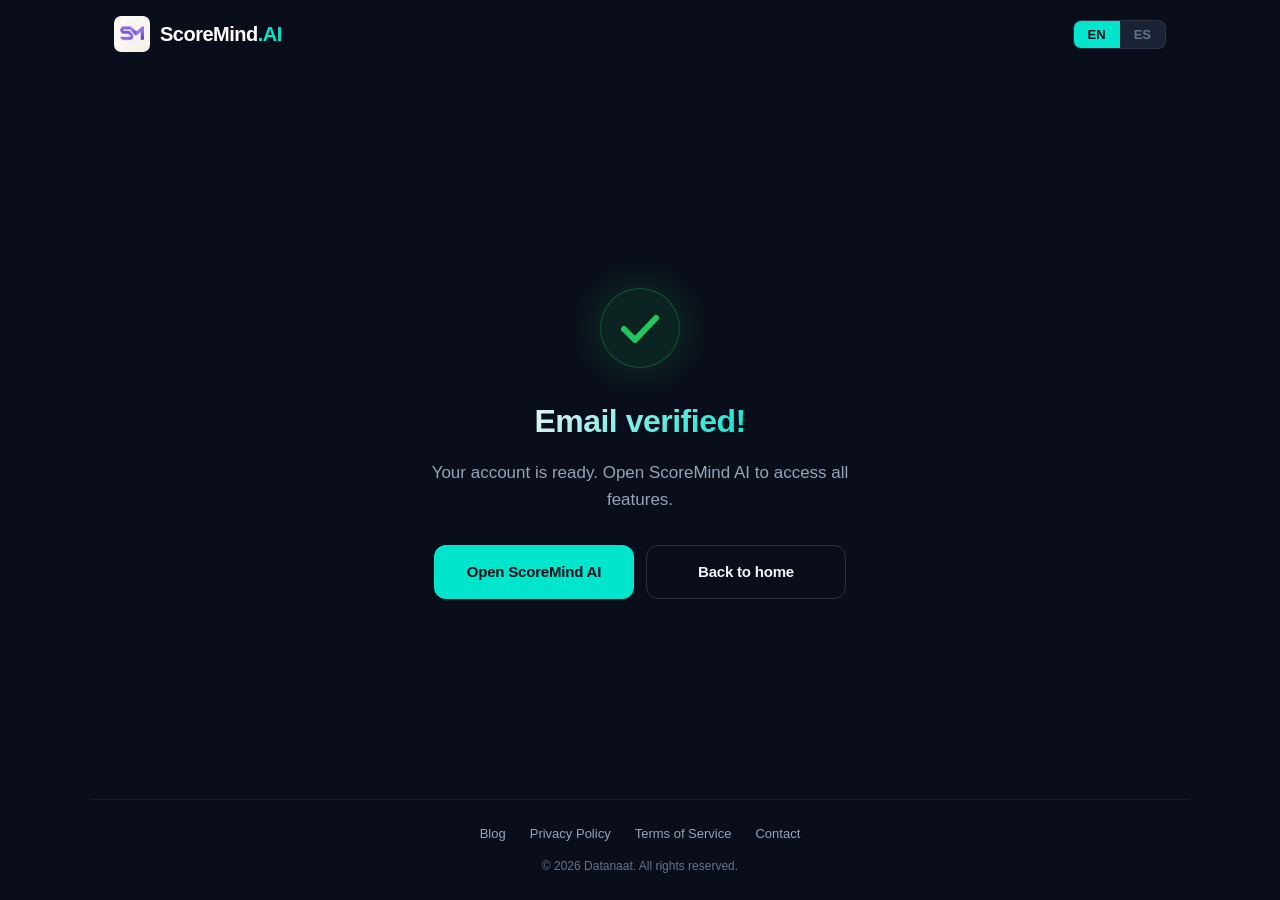
<file: auth/verified/index.html>
<!DOCTYPE html>
<html lang="en">
<head>
  <!-- Google tag (gtag.js) -->
  <script async src="https://www.googletagmanager.com/gtag/js?id=G-HRE56GWJR3"></script>
  <script>
    window.dataLayer = window.dataLayer || [];
    function gtag(){dataLayer.push(arguments);}
    gtag('js', new Date());
    gtag('config', 'G-HRE56GWJR3');
  </script>

  <meta charset="UTF-8">
  <meta name="viewport" content="width=device-width, initial-scale=1.0">
  <title>Email verified — ScoreMind AI</title>

  <!-- Google Tag Manager -->
  <script>(function(w,d,s,l,i){w[l]=w[l]||[];w[l].push({'gtm.start':
  new Date().getTime(),event:'gtm.js'});var f=d.getElementsByTagName(s)[0],
  j=d.createElement(s),dl=l!='dataLayer'?'&l='+l:'';j.async=true;j.src=
  'https://www.googletagmanager.com/gtm.js?id='+i+dl;f.parentNode.insertBefore(j,f);
  })(window,document,'script','dataLayer','GTM-NVF7D37X');</script>
  <!-- End Google Tag Manager -->

  <meta name="description" content="Your ScoreMind AI account has been successfully verified.">
  <meta name="robots" content="noindex, nofollow">
  <link rel="icon" type="image/png" href="/logo.png">
  <style>
    *, *::before, *::after { margin: 0; padding: 0; box-sizing: border-box; }
    html { scroll-behavior: smooth; }
    body {
      font-family: -apple-system, BlinkMacSystemFont, 'Segoe UI', Roboto, 'Helvetica Neue', Arial, sans-serif;
      background: #0a0e1a;
      color: #f1f5f9;
      line-height: 1.6;
      min-height: 100vh;
      display: flex;
      flex-direction: column;
    }
    a { color: #00e5cc; text-decoration: none; transition: opacity 0.2s; }
    a:hover { opacity: 0.8; }

    /* Nav */
    .nav {
      display: flex;
      align-items: center;
      justify-content: space-between;
      padding: 16px 24px;
      max-width: 1100px;
      margin: 0 auto;
      width: 100%;
    }
    .nav-logo {
      display: flex;
      align-items: center;
      gap: 10px;
      text-decoration: none;
    }
    .nav-logo img {
      width: 36px;
      height: 36px;
      border-radius: 20%;
    }
    .nav-logo span {
      font-size: 20px;
      font-weight: 800;
      color: #fff;
      letter-spacing: -0.5px;
    }
    .nav-logo .ai { color: #00e5cc; }
    .lang-toggle {
      display: flex;
      background: #1a2236;
      border-radius: 8px;
      overflow: hidden;
      border: 1px solid rgba(255,255,255,0.08);
    }
    .lang-btn {
      padding: 6px 14px;
      font-size: 13px;
      font-weight: 600;
      cursor: pointer;
      border: none;
      background: transparent;
      color: #64748b;
      transition: all 0.2s;
    }
    .lang-btn.active {
      background: #00e5cc;
      color: #0a0e1a;
    }

    /* Verified hero */
    .hero-verified {
      flex: 1;
      display: flex;
      flex-direction: column;
      align-items: center;
      justify-content: center;
      text-align: center;
      padding: 48px 24px 40px;
      max-width: 560px;
      margin: 0 auto;
      width: 100%;
    }
    .check-wrap {
      width: 80px;
      height: 80px;
      margin-bottom: 28px;
      display: flex;
      align-items: center;
      justify-content: center;
      border-radius: 50%;
      background: rgba(34,197,94,0.12);
      border: 1px solid rgba(34,197,94,0.3);
      box-shadow: 0 0 40px rgba(34,197,94,0.25);
      transform: scale(0);
      animation: scaleIn 0.5s cubic-bezier(0.34, 1.56, 0.64, 1) 0.2s forwards;
    }
    @keyframes scaleIn {
      0%   { transform: scale(0); }
      100% { transform: scale(1); }
    }
    .check-wrap svg {
      width: 48px;
      height: 48px;
    }
    .verified-title {
      font-size: 32px;
      font-weight: 800;
      letter-spacing: -0.5px;
      margin-bottom: 12px;
      background: linear-gradient(135deg, #f1f5f9, #00e5cc);
      -webkit-background-clip: text;
      -webkit-text-fill-color: transparent;
      background-clip: text;
    }
    .verified-subtitle {
      font-size: 17px;
      color: #94a3b8;
      max-width: 460px;
      margin: 0 auto 32px;
    }
    .verified-actions {
      display: flex;
      flex-direction: column;
      gap: 12px;
      width: 100%;
      max-width: 320px;
      margin: 0 auto;
    }
    .btn {
      display: inline-flex;
      align-items: center;
      justify-content: center;
      padding: 14px 24px;
      font-size: 15px;
      font-weight: 700;
      letter-spacing: -0.2px;
      border-radius: 12px;
      border: 1.5px solid transparent;
      cursor: pointer;
      transition: transform 0.15s ease, opacity 0.15s ease, border-color 0.15s ease, background 0.15s ease;
      text-decoration: none;
    }
    .btn-primary {
      background: #00e5cc;
      color: #0a0e1a;
    }
    .btn-primary:hover {
      opacity: 0.92;
      transform: translateY(-1px);
    }
    .btn-ghost {
      background: transparent;
      color: #f1f5f9;
      border-color: rgba(255,255,255,0.15);
    }
    .btn-ghost:hover {
      border-color: #00e5cc;
      color: #00e5cc;
    }

    /* Footer */
    .footer {
      border-top: 1px solid rgba(255,255,255,0.06);
      padding: 24px;
      text-align: center;
      max-width: 1100px;
      margin: 0 auto;
      width: 100%;
    }
    .footer-links {
      display: flex;
      justify-content: center;
      gap: 24px;
      margin-bottom: 12px;
      flex-wrap: wrap;
    }
    .footer-links a { font-size: 13px; color: #94a3b8; }
    .footer-links a:hover { color: #00e5cc; }
    .footer-copy { font-size: 12px; color: #64748b; }

    /* Responsive */
    @media (min-width: 768px) {
      .hero-verified { padding: 80px 24px 60px; }
      .verified-actions {
        flex-direction: row;
        justify-content: center;
        max-width: none;
      }
      .btn { min-width: 200px; }
    }
    @media (max-width: 420px) {
      .nav { padding: 12px 16px; }
      .hero-verified { padding: 40px 16px 32px; }
      .verified-title { font-size: 26px; }
      .verified-subtitle { font-size: 15px; }
    }
  </style>
</head>
<body>
  <!-- Google Tag Manager (noscript) -->
  <noscript><iframe src="https://www.googletagmanager.com/ns.html?id=GTM-NVF7D37X"
  height="0" width="0" style="display:none;visibility:hidden"></iframe></noscript>
  <!-- End Google Tag Manager (noscript) -->

  <!-- Nav -->
  <nav class="nav">
    <a href="/" class="nav-logo">
      <img src="/assets/marketing/scoremind-mark.webp" alt="ScoreMind.AI">
      <span>ScoreMind<span class="ai">.AI</span></span>
    </a>
    <div class="lang-toggle">
      <button class="lang-btn active" onclick="setLang('en')">EN</button>
      <button class="lang-btn" onclick="setLang('es')">ES</button>
    </div>
  </nav>

  <!-- Verified hero -->
  <section class="hero-verified">
    <div class="check-wrap" aria-hidden="true">
      <svg viewBox="0 0 24 24" fill="none" xmlns="http://www.w3.org/2000/svg">
        <path d="M4 12.5L9.5 18L20 7" stroke="#22c55e" stroke-width="3" stroke-linecap="round" stroke-linejoin="round"/>
      </svg>
    </div>
    <h1 class="verified-title" data-en="Email verified!" data-es="¡Email verificado!">Email verified!</h1>
    <p class="verified-subtitle" data-en="Your account is ready. Open ScoreMind AI to access all features." data-es="Tu cuenta esta lista. Ya puedes abrir ScoreMind AI y acceder a todas las funciones.">Your account is ready. Open ScoreMind AI to access all features.</p>
    <div class="verified-actions">
      <a href="https://scoremind.ai" class="btn btn-primary" data-en="Open ScoreMind AI" data-es="Abrir ScoreMind AI">Open ScoreMind AI</a>
      <a href="/" class="btn btn-ghost" data-en="Back to home" data-es="Volver al inicio">Back to home</a>
    </div>
  </section>

  <!-- Footer -->
  <footer class="footer">
    <div class="footer-links">
      <a href="/blog" data-en="Blog" data-es="Blog">Blog</a>
      <a href="/privacy" data-en="Privacy Policy" data-es="Politica de Privacidad">Privacy Policy</a>
      <a href="/terms" data-en="Terms of Service" data-es="Terminos de Servicio">Terms of Service</a>
      <a href="mailto:info@datanaat.com" data-en="Contact" data-es="Contacto">Contact</a>
    </div>
    <div class="footer-copy">&copy; 2026 Datanaat. All rights reserved.</div>
  </footer>

  <script>
    let currentLang = 'en';
    function setLang(lang) {
      currentLang = lang;
      document.querySelectorAll('.lang-btn').forEach(btn => {
        btn.classList.toggle('active', btn.textContent.trim() === lang.toUpperCase());
      });
      document.querySelectorAll('[data-' + lang + ']').forEach(el => {
        el.textContent = el.getAttribute('data-' + lang);
      });
      document.documentElement.lang = lang;
    }
  </script>
</body>
</html>
</file>
<file: assets/marketing/home.css>
/* Marketing styles are deliberately isolated from every service page. */
.marketing-home { --ink:#0b1421; --surface:#111f2e; --text:#f4f7fa; --muted:#acbcca; --accent:#52e0d2; --line:#2a3b4b; margin:0; background:var(--ink); color:var(--text); font-family:Inter,ui-sans-serif,system-ui,-apple-system,BlinkMacSystemFont,"Segoe UI",sans-serif; font-size:1rem; line-height:1.65; -webkit-font-smoothing:antialiased; }
.marketing-home *, .marketing-home *::before, .marketing-home *::after { box-sizing:border-box; }
.marketing-home [hidden] { display:none !important; }
.marketing-home h1,.marketing-home h2,.marketing-home h3,.marketing-home p,.marketing-home figure,.marketing-home blockquote { margin:0; }
.marketing-home a { color:inherit; text-decoration:none; }
.marketing-home a:hover { color:var(--accent); }
.marketing-home button,.marketing-home summary { font:inherit; cursor:pointer; }
.marketing-home button { color:inherit; }
.marketing-home img { display:block; max-width:100%; height:auto; }
.marketing-home a:focus-visible,.marketing-home button:focus-visible,.marketing-home summary:focus-visible { outline:3px solid var(--accent); outline-offset:5px; border-radius:4px; }
.marketing-home #main:focus { outline:none; }
.marketing-home .wrap { width:min(1184px,calc(100% - 64px)); margin-inline:auto; overflow-wrap:anywhere; }
.marketing-home .eyebrow { font-size:.75rem; letter-spacing:.14em; font-weight:750; text-transform:uppercase; color:var(--accent); margin-bottom:18px; }
.marketing-home h1 { font-size:clamp(2.7rem,4.3vw,4.5rem); line-height:1.08; letter-spacing:-.055em; font-weight:750; max-width:740px; overflow-wrap:anywhere; }
.marketing-home h1 span { display:block; }
.marketing-home h2 { font-size:clamp(2rem,3.2vw,3rem); line-height:1.15; letter-spacing:-.035em; font-weight:700; text-wrap:balance; overflow-wrap:anywhere; }
.marketing-home h3 { font-size:1.2rem; line-height:1.35; letter-spacing:-.015em; font-weight:650; }
.marketing-home p { color:var(--muted); }
.marketing-home .accent { color:var(--accent); }
.marketing-home .lead { font-size:1.15rem; line-height:1.75; max-width:560px; margin-top:26px; }
.marketing-home .fine { font-size:.8125rem; line-height:1.7; color:var(--muted); }
.marketing-home .button { display:inline-flex; align-items:center; justify-content:center; gap:8px; min-height:48px; padding:12px 21px; border-radius:9px; background:var(--accent); color:#071d22; font-size:.9rem; line-height:1.4; font-weight:700; text-align:center; }
.marketing-home .button:hover { color:#071d22; background:#91eee5; }
.marketing-home .button-outline { border:1px solid #657b8d; background:transparent; color:var(--text); }
.marketing-home .button-outline:hover { background:var(--surface); color:var(--accent); }
.marketing-home .button-small { min-height:44px; padding:10px 16px; font-size:.8125rem; }
.marketing-home .text-link { display:inline-flex; align-items:center; gap:14px; font-weight:650; text-decoration:underline; text-decoration-color:#657b8d; text-underline-offset:6px; min-height:44px; }
.marketing-home .skip-link { position:fixed; top:12px; left:16px; padding:12px 20px; background:var(--accent); color:var(--ink); z-index:100; transform:translateY(-180%); }
.marketing-home .skip-link:focus { transform:none; }
.marketing-home .site-header { border-bottom:1px solid var(--line); position:relative; z-index:10; }
.marketing-home .header-inner { display:flex; align-items:center; justify-content:space-between; gap:18px 24px; min-height:88px; flex-wrap:wrap; padding-block:12px; }
.marketing-home .brand { display:inline-flex; align-items:center; gap:11px; color:var(--text); font-size:1.125rem; font-weight:750; letter-spacing:-.035em; white-space:nowrap; }
.marketing-home .brand img { width:44px; height:44px; border-radius:10px; }
.marketing-home .brand-ai { color:var(--accent); }
.marketing-home .desktop-nav { display:flex; align-items:center; gap:27px; font-size:.875rem; color:#c4d0dc; }
.marketing-home .desktop-nav a { display:inline-flex; align-items:center; min-height:44px; }
.marketing-home .header-actions { display:flex; align-items:center; gap:18px; max-width:100%; margin-left:auto; flex-wrap:wrap; }
.marketing-home .language { display:flex; border:1px solid #536778; border-radius:8px; padding:2px; }
.marketing-home .language button { border:0; min-width:40px; min-height:40px; padding:6px; border-radius:5px; background:transparent; font-size:.75rem; font-weight:700; }
.marketing-home .language button[aria-pressed=true] { background:#263b4d; color:var(--text); }
.marketing-home .mobile-menu { display:none; position:relative; }
.marketing-home .hero { display:grid; grid-template-columns:1.2fr 1fr; gap:60px; align-items:center; padding-block:68px 48px; }
.marketing-home .hero-copy { padding-bottom:16px; }
.marketing-home .hero-actions { display:flex; align-items:center; gap:25px; flex-wrap:wrap; margin:25px 0 9px; }
.marketing-home .store-link { display:block; width:206px; margin-left:-12px; border-radius:8px; }
.marketing-home .store-link img { width:206px; height:auto; }
.marketing-home .hero-figure { justify-self:center; width:100%; max-width:370px; }
.marketing-home .screen-label { display:flex; align-items:center; justify-content:center; gap:8px; color:#b9cbd8; font-size:.75rem; margin-bottom:15px; }
.marketing-home .status-dot { width:6px; height:6px; border-radius:50%; background:var(--accent); }
.marketing-home .phone { width:282px; margin:auto; padding:5px; border:1px solid #586b7b; border-radius:22px; background:#1a2837; }
.marketing-home .phone img { width:100%; border-radius:17px; }
.marketing-home figcaption { color:var(--muted); font-size:.75rem; line-height:1.6; margin-top:16px; }
.marketing-home .hero-figure figcaption { text-align:center; }
.marketing-home .signal-strip { border-top:1px solid var(--line); border-bottom:1px solid var(--line); display:flex; justify-content:space-between; gap:22px; padding-block:23px; color:#c6d5df; font-size:.8125rem; }
.marketing-home .signal-strip>span { display:flex; gap:14px; align-items:baseline; }
.marketing-home .section { padding-block:88px; scroll-margin-top:28px; }
.marketing-home .section-heading { max-width:730px; margin-bottom:42px; }
.marketing-home .section-intro { margin-top:22px; max-width:650px; font-size:1.05rem; }
.marketing-home .product-layout { display:grid; grid-template-columns:.85fr 1.15fr; align-items:start; gap:64px; }
.marketing-home .product-list article { display:flex; align-items:start; gap:18px; margin-bottom:32px; }
.marketing-home .step-number { display:block; color:var(--accent); font-size:.75rem; font-weight:700; padding-top:3px; font-variant-numeric:tabular-nums; }
.marketing-home .product-list p { font-size:.9375rem; margin-top:10px; }
.marketing-home .detail-figure { min-width:0; }
.marketing-home .detail-figure>img { width:100%; border:1px solid #5b747f; border-radius:12px; }
.marketing-home .estimate-note { border-left:2px solid var(--accent); padding-left:22px; margin-top:32px; }
.marketing-home .estimate-note h3 { font-size:1rem; }
.marketing-home .estimate-note p { margin-top:10px; font-size:.875rem; }
.marketing-home .how-section { background:#101d2b; border-block:1px solid var(--line); }
.marketing-home .steps { list-style:none; padding:0; margin:42px 0 0; display:grid; grid-template-columns:repeat(3,minmax(0,1fr)); gap:48px; }
.marketing-home .steps .step-number { margin-bottom:20px; }
.marketing-home .steps p { margin-top:12px; font-size:.9375rem; }
.marketing-home .bot-section { display:grid; grid-template-columns:1fr .85fr; gap:100px; align-items:center; border-bottom:1px solid var(--line); }
.marketing-home .bot-section .fine { margin-top:20px; }
.marketing-home .question-card { padding:32px; border:1px solid var(--line); background:var(--surface); border-radius:12px; }
.marketing-home .question-card img { border-radius:14px; margin-bottom:24px; }
.marketing-home .question-card .eyebrow { font-size:.65rem; }
.marketing-home blockquote { font-size:1.4rem; line-height:1.45; font-weight:550; letter-spacing:-.02em; }
.marketing-home .plan-grid { display:grid; grid-template-columns:1fr 1fr; gap:24px; }
.marketing-home .plan { border:1px solid var(--line); padding:32px; border-radius:12px; background:var(--surface); }
.marketing-home .plan h3 { font-size:1.65rem; margin-bottom:6px; }
.marketing-home .plan-premium { border-color:#4c9c99; }
.marketing-home .plan-premium h3 { color:var(--accent); }
.marketing-home .plan ul { list-style:none; margin:28px 0; padding:0; }
.marketing-home .plan li { display:flex; align-items:baseline; gap:12px; margin:14px 0; font-size:.9375rem; }
.marketing-home .plan li>span:first-child { color:var(--accent); }
.marketing-home .plans-note { max-width:830px; margin-top:22px; }
.marketing-home .blog-section { padding:40px 0; border-block:1px solid var(--line); display:flex; align-items:center; gap:40px; justify-content:space-between; }
.marketing-home .blog-section h2 { font-size:1.65rem; }
.marketing-home .blog-section p:not(.eyebrow) { font-size:.9375rem; margin-top:12px; }
.marketing-home .blog-section .text-link { flex-shrink:0; }
.marketing-home .faq { display:grid; grid-template-columns:.7fr 1.3fr; gap:70px; }
.marketing-home .faq details { border-bottom:1px solid var(--line); }
.marketing-home .faq summary { display:flex; align-items:center; justify-content:space-between; gap:24px; padding:21px 0; list-style:none; font-weight:600; line-height:1.5; }
.marketing-home summary::-webkit-details-marker { display:none; }
.marketing-home .plus { color:var(--accent); font-size:1.4rem; font-weight:400; }
.marketing-home .faq details[open] .plus { transform:rotate(45deg); }
.marketing-home .faq details>div { padding:0 24px 24px 0; font-size:.9375rem; }
.marketing-home .faq details .text-link { margin-top:12px; }
.marketing-home .download-section { background:#132536; padding:64px 0; scroll-margin-top:24px; }
.marketing-home .download-grid { display:grid; grid-template-columns:1fr auto; gap:70px; align-items:center; }
.marketing-home .download-grid .store-link { margin-top:18px; }
.marketing-home .qr { text-align:center; }
.marketing-home .qr img { border:1px solid #536778; border-radius:12px; }
.marketing-home .qr figcaption { margin-top:12px; }
.marketing-home .site-footer { padding:54px 0 30px; }
.marketing-home .footer-grid { display:grid; grid-template-columns:1.4fr .8fr 1fr; gap:64px; }
.marketing-home .footer-grid .fine { max-width:280px; margin-top:18px; }
.marketing-home .footer-grid nav { display:flex; align-items:start; flex-direction:column; }
.marketing-home .footer-grid nav .eyebrow { font-size:.6875rem; margin:6px 0 12px; }
.marketing-home .footer-grid nav a { font-size:.875rem; padding:8px 0; min-height:40px; }
.marketing-home .footer-bottom { display:flex; align-items:center; justify-content:space-between; gap:20px; border-top:1px solid var(--line); padding-top:24px; margin-top:40px; font-size:.8125rem; }
.marketing-home .age { border:1px solid #617687; border-radius:20px; padding:2px 12px; font-weight:650; }
.marketing-home .site-footer>.wrap>.fine { max-width:690px; margin-top:16px; }
@media(max-width:1100px) {
 .marketing-home .desktop-nav { gap:16px; }
 .marketing-home .header-download { display:none; }
 .marketing-home .hero { gap:32px; }
 .marketing-home .bot-section { gap:48px; }
}
@media(max-width:800px) {
 .marketing-home .desktop-nav { display:none; }
 .marketing-home .mobile-menu { display:block; }
 .marketing-home .mobile-menu summary { min-height:44px; padding:10px; border:1px solid #536778; border-radius:8px; font-size:.75rem; list-style:none; }
 .marketing-home .mobile-menu nav { position:absolute; right:0; top:54px; width:240px; max-width:calc(100vw - 40px); display:flex; flex-direction:column; padding:12px; border-radius:10px; border:1px solid #536778; background:var(--surface); box-shadow:0 8px 24px #0004; }
 .marketing-home .mobile-menu nav a { padding:12px; font-size:.9375rem; }
 .marketing-home .hero { grid-template-columns:1fr; padding-top:48px; gap:32px; }
 .marketing-home .hero-copy { max-width:680px; }
 .marketing-home .hero-figure { max-width:410px; }
 .marketing-home .phone { width:280px; }
 .marketing-home .product-layout { grid-template-columns:1fr; gap:24px; }
 .marketing-home .bot-section { gap:32px; }
 .marketing-home .steps { gap:25px; }
 .marketing-home .faq { grid-template-columns:1fr; gap:28px; }
 .marketing-home .footer-grid { gap:32px; grid-template-columns:1fr 1fr; }
 .marketing-home .footer-grid>div:first-child { grid-column:1/-1; }
}
@media(max-width:540px) {
 .marketing-home .wrap { width:calc(100% - 40px); }
 .marketing-home .header-inner { min-height:76px; gap:12px; }
 .marketing-home .brand { gap:8px; font-size:1rem; }
 .marketing-home .brand img { width:36px; height:36px; }
 .marketing-home .header-actions { gap:9px; }
 .marketing-home .language button { min-width:32px; min-height:40px; font-size:.6875rem; }
 .marketing-home .hero { padding-top:39px; }
 .marketing-home h1 { font-size:clamp(2.45rem,9.7vw,3.25rem); letter-spacing:-.05em; }
 .marketing-home .hero .eyebrow { font-size:.65rem; }
 .marketing-home .lead { font-size:1rem; line-height:1.7; margin-top:22px; }
 .marketing-home .hero-actions { gap:10px 24px; margin-top:20px; }
 .marketing-home .hero .text-link { font-size:.875rem; }
 .marketing-home .hero .fine { font-size:.75rem; }
 .marketing-home .hero-figure { margin-top:0; }
 .marketing-home .signal-strip { display:grid; gap:12px; padding-block:22px; font-size:.75rem; }
 .marketing-home .section { padding-block:56px; }
 .marketing-home .section-heading { margin-bottom:32px; }
 .marketing-home .section-intro { font-size:1rem; }
 .marketing-home .steps,.marketing-home .bot-section,.marketing-home .plan-grid { grid-template-columns:1fr; gap:32px; }
 .marketing-home .steps { margin-top:32px; gap:28px; }
 .marketing-home .steps .step-number { margin-bottom:10px; }
 .marketing-home .question-card,.marketing-home .plan { padding:25px; }
 .marketing-home .plan-grid { gap:18px; }
 .marketing-home .blog-section { align-items:start; flex-direction:column; gap:16px; }
 .marketing-home .download-grid { display:block; }
 .marketing-home .qr { display:none; }
 .marketing-home .download-section { padding:48px 0; }
 .marketing-home .footer-grid { gap:28px; grid-template-columns:1fr; }
 .marketing-home .footer-grid>div:first-child { grid-column:auto; }
 .marketing-home .site-footer { padding-top:40px; }
}
@media(max-width:355px) {
 .marketing-home .header-inner { flex-wrap:wrap; padding-block:12px; }
 .marketing-home .header-actions { margin-left:auto; }
 .marketing-home .phone { width:min(280px,100%); }
}
@media(prefers-reduced-motion:reduce) {
 .marketing-home *,.marketing-home *::before,.marketing-home *::after { animation:none !important; transition:none !important; scroll-behavior:auto !important; }
}

.marketing-home .product-layout>*, .marketing-home .plan-grid>*, .marketing-home .faq>*, .marketing-home .product-list article>div { min-width:0; }
.marketing-home .step-number { flex-shrink:0; }
/* October refresh: purple ScoreMind identity and intact, portrait app views. */
.marketing-home { --ink:#100e18; --surface:#1b1728; --text:#f8f6ff; --muted:#bcb5cc; --accent:#bca0ff; --line:#332b45; }
.marketing-home .button { background:#bca0ff; color:#201236; }
.marketing-home .button:hover { background:#d4c0ff; color:#201236; }
.marketing-home .button-outline { background:transparent; color:var(--text); border-color:#79668f; }
.marketing-home .button-outline:hover { background:var(--surface); color:var(--accent); }
.marketing-home .hero { padding-block:76px 60px; }
.marketing-home .hero-figure { max-width:360px; }
.marketing-home .phone { width:min(292px,100%); padding:7px; border:1px solid #776582; border-radius:29px; background:#292134; }
.marketing-home .phone img { width:100%; height:auto; border-radius:21px; }
.marketing-home .hero-figure .phone { width:min(320px,100%); }
.marketing-home .phone img { object-fit:contain; }
.marketing-home .language button[aria-pressed=true] { background:#423052; }
.marketing-home .how-section,.marketing-home .gallery-section { background:#171320; }
.marketing-home .gallery-section { border-bottom:1px solid var(--line); }
.marketing-home .screen-gallery { display:grid; grid-template-columns:repeat(3,minmax(0,1fr)); gap:28px; align-items:start; }
.marketing-home .screen-card { min-width:0; padding:28px 20px 24px; border:1px solid var(--line); border-radius:18px; background:var(--ink); }
.marketing-home .screen-card .phone { width:min(250px,100%); }
.marketing-home .screen-card figcaption { margin-top:24px; }
.marketing-home .screen-card figcaption h3 { color:var(--text); font-size:1.1rem; }
.marketing-home .screen-card figcaption p { margin-top:8px; font-size:.875rem; }
.marketing-home .gallery-note { margin-top:24px; max-width:800px; }
.marketing-home .detail-figure .phone { width:min(290px,100%); }
.marketing-home .detail-figure figcaption { text-align:center; }
.marketing-home .product-layout { align-items:center; }
.marketing-home .plan-premium { border-color:#9471c8; }
.marketing-home .download-section { background:#251b35; }
.marketing-home .download-notice { max-width:500px; margin-top:16px; padding-left:14px; border-left:2px solid #8662bf; }
.marketing-home .notice-link { display:inline-block; min-height:32px; font-size:.8125rem; color:var(--accent); text-decoration:underline; text-underline-offset:4px; }
.marketing-home .responsible-section { padding-block:56px 12px; }
.marketing-home .responsible-card { display:grid; grid-template-columns:.9fr 1.1fr; gap:44px; padding:36px; border:1px solid #5a456e; border-radius:16px; background:var(--surface); }
.marketing-home .responsible-card .age { display:inline-flex; margin-bottom:20px; border-color:#9774bd; }
.marketing-home .responsible-card .eyebrow { font-size:.6875rem; margin-bottom:12px; }
.marketing-home .responsible-card h2 { font-size:clamp(1.65rem,2.5vw,2.3rem); }
.marketing-home .responsible-card p { font-size:.9375rem; }
.marketing-home .help-copy { margin-top:16px; }
.marketing-home .responsible-actions { display:flex; flex-wrap:wrap; gap:8px 28px; margin-top:20px; font-size:.875rem; }
.marketing-home .notice-page { max-width:880px; padding-block:48px 72px; }
.marketing-home .notice-heading { margin:40px 0; }
.marketing-home .notice-heading .age { display:inline-flex; margin-bottom:24px; }
.marketing-home .notice-heading h1 { font-size:clamp(2.1rem,4vw,3.5rem); }
.marketing-home .notice-heading .fine { margin-top:20px; }
.marketing-home .notice-section { padding:28px 0; border-top:1px solid var(--line); }
.marketing-home .notice-section h2 { font-size:1.4rem; margin-bottom:14px; }
.marketing-home .notice-section .text-link { margin-top:16px; }
@media(max-width:800px) {
 .marketing-home .hero { padding-block:48px; }
 .marketing-home .screen-gallery { grid-template-columns:1fr; gap:24px; }
 .marketing-home .screen-card { display:grid; grid-template-columns:1fr 1fr; gap:28px; align-items:center; }
 .marketing-home .screen-card .phone { width:min(250px,100%); }
 .marketing-home .responsible-card { grid-template-columns:1fr; gap:24px; padding:28px; }
}
@media(max-width:540px) {
 .marketing-home .screen-card { display:block; padding:24px; }
 .marketing-home .screen-card .phone { width:min(250px,100%); }
 .marketing-home .hero-figure .phone { width:min(280px,100%); }
 .marketing-home .responsible-card { padding:24px; }
 .marketing-home .responsible-actions { display:block; }
 .marketing-home .responsible-actions a { display:flex; }
}
.marketing-home .app-viewport { overflow:hidden; border-radius:21px; display:flow-root; }
.marketing-home .phone .app-viewport img { border-radius:0; margin-top:-9.26%; margin-bottom:-6.02%; }
.marketing-home .phone .app-viewport img.capture-tall { margin-top:-6.7%; margin-bottom:-6.7%; }
.marketing-home .screen-gallery { align-items:stretch; }
.marketing-home .screen-card { display:flex; flex-direction:column; }
.marketing-home .screen-card .phone { margin:0 auto; }
.marketing-home .screen-card figcaption { margin-top:auto; padding-top:24px; }
.marketing-home .phone .app-viewport img.capture-tall { margin-top:-10.5%; }
@media(min-width:541px) and (max-width:800px) {
 .marketing-home .screen-card { display:grid; }
 .marketing-home .screen-card figcaption { margin-top:0; padding-top:0; }
}
</file>
